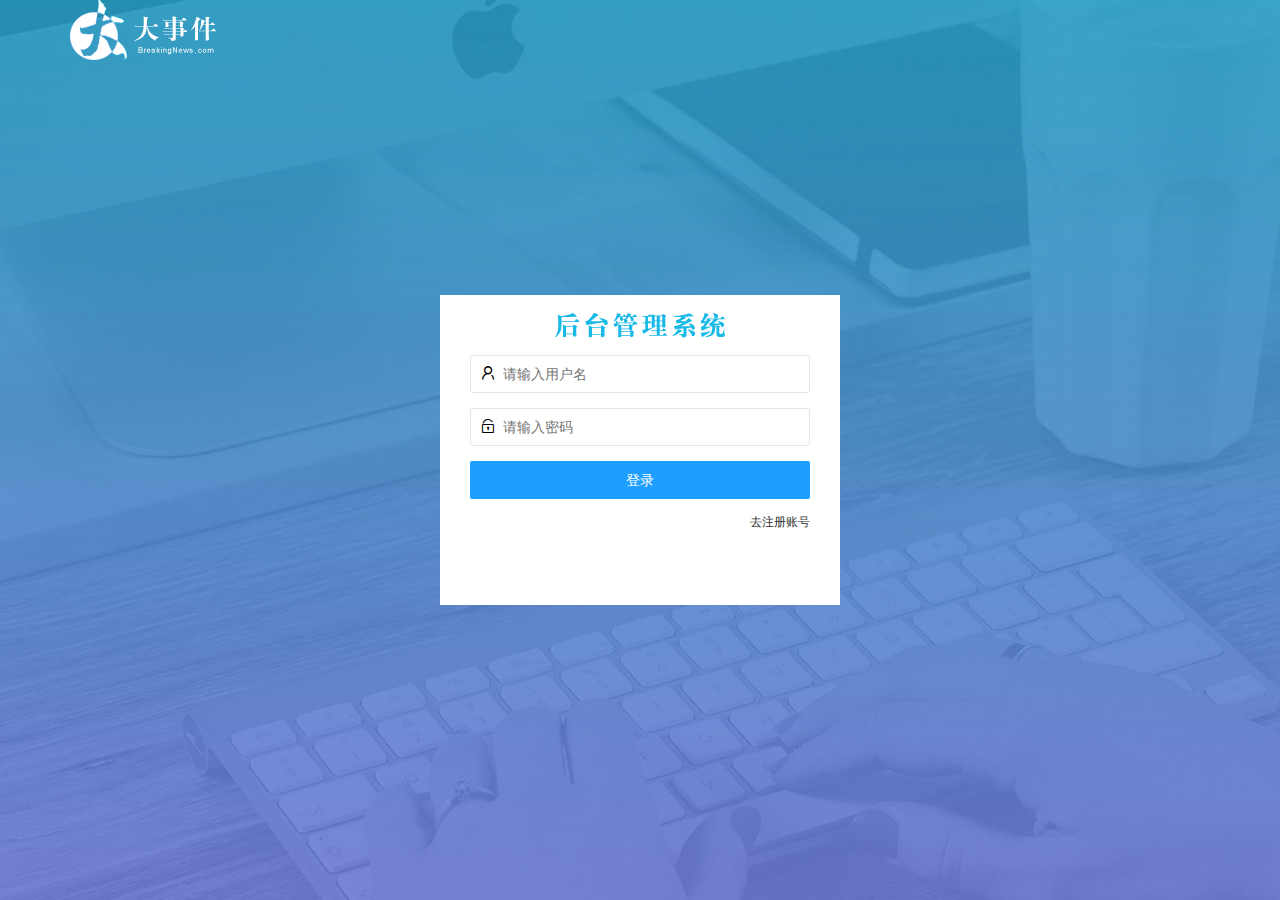
<file: login.html>
<!DOCTYPE html>
<html lang="en">

<head>
  <meta charset="UTF-8" />
  <meta name="viewport" content="width=device-width, initial-scale=1.0" />
  <title>大事件-登录/注册</title>
  <!-- 导入 LayUI 的样式 -->
  <link rel="stylesheet" href="/assets/lib/layui/css/layui.css" />
  <!-- 导入自己的样式表 -->
  <link rel="stylesheet" href="/assets/css/login.css" />
  
</head>

<body>
  <!-- 头部的 Logo 区域 -->
  <div class="layui-main">
    <img src="/assets/images/logo.png" alt="" />
  </div>

  <!-- 登录注册区域 -->
  <div class="loginAndRegBox">
    <div class="title-box"></div>
    <!-- 登录的div -->
    <div class="login-box">
      <form class="layui-form" action=""  id="form_login">
        <!-- 用户名 -->
        <div class="layui-form-item">
          <i class="layui-icon layui-icon-username"></i>
          <input type="text" name="username" required lay-verify="required" placeholder="请输入用户名" autocomplete="off"
            class="layui-input" />
        </div>
        <!-- 密码 -->
        <div class="layui-form-item">
          <i class="layui-icon layui-icon-password"></i>
          <input type="password" name="password" required lay-verify="required|pwd" placeholder="请输入密码" autocomplete="off"
            class="layui-input" />
        </div>
        <!-- 登录按钮 -->
        <div class="layui-form-item">
          <!-- 注意：表单提交按钮和普通按钮的区别，就是 lay-submit 属性 -->
          <button class="layui-btn layui-btn-fluid layui-btn-normal" lay-submit>登录</button>
        </div>
        <div class="layui-form-item links">
          <a href="javascript:;" id="link_reg">去注册账号</a>
        </div>
      </form>
    </div>
    <!-- 注册的div -->
  <div class="reg-box">
    <!-- 注册的表单 -->
    <form class="layui-form" action="" id="form_reg">
      <!-- 用户名 -->
      <div class="layui-form-item">
        <i class="layui-icon layui-icon-username"></i>
        <input type="text" name="username" required lay-verify="required" placeholder="请输入用户名" autocomplete="off" class="layui-input" />
      </div>
      <!-- 密码 -->
      <div class="layui-form-item">
        <i class="layui-icon layui-icon-password"></i>
        <input type="password" name="password" required lay-verify="required|pwd" placeholder="请输入密码" autocomplete="off" class="layui-input" />
      </div>
      <!-- 密码确认框 -->
      <div class="layui-form-item">
        <i class="layui-icon layui-icon-password"></i>
        <input type="password" name="repassword" required lay-verify="required|pwd|repwd" placeholder="再次确认密码" autocomplete="off" class="layui-input" />
      </div>
      <!-- 注册按钮 -->
      <div class="layui-form-item" >
        <!-- 注意：表单提交按钮和普通按钮的区别，就是 lay-submit 属性 -->
        <button class="layui-btn layui-btn-fluid layui-btn-normal" lay-submit>注册</button>
      </div>
      <div class="layui-form-item links">
        <a href="javascript:;" id="link_login">去登录</a>
      </div>
    </form>
  </div>
  </div>
  <script src="./assets/lib/jquery.js"></script>
  <script src="./assets/lib/layui/layui.all.js"></script>
  <script src="./assets/js/baseAPI.js"></script>
  <script src="./assets/js/login.js"></script>
</body>

</html>
</file>
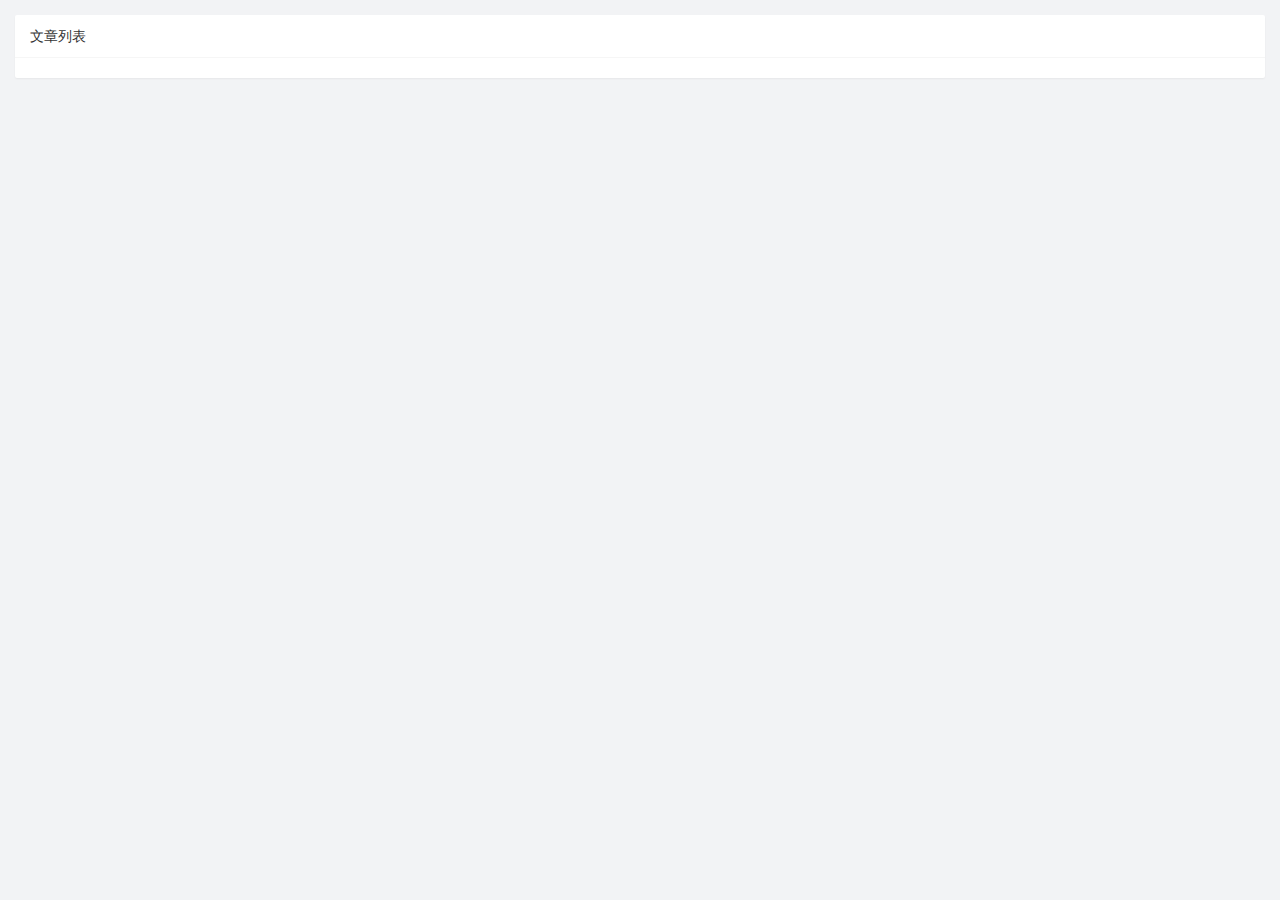
<file: articlle/art_list.html>
<!DOCTYPE html>
<html lang="en">
  <head>
    <meta charset="UTF-8" />
    <meta name="viewport" content="width=device-width, initial-scale=1.0" />
    <title>Document</title>
    <link rel="stylesheet" href="/assets/lib/layui/css/layui.css" />
    <link rel="stylesheet" href="/assets/css/article/art_list.css" />
  </head>
  <body>
    <!-- 卡片区域 -->
    <div class="layui-card">
      <div class="layui-card-header">文章列表</div>
      <div class="layui-card-body"></div>
    </div>

    <!-- 导入第三方的 JS 插件 -->
    <script src="/assets/lib/layui/layui.all.js"></script>
    <script src="/assets/lib/jquery.js"></script>
    <script src="/assets/js/baseAPI.js"></script>
    <!-- 导入自己的 JS 脚本 -->
    <script src="/assets/js/article/art_list.js"></script>
  </body>
</html>
</file>
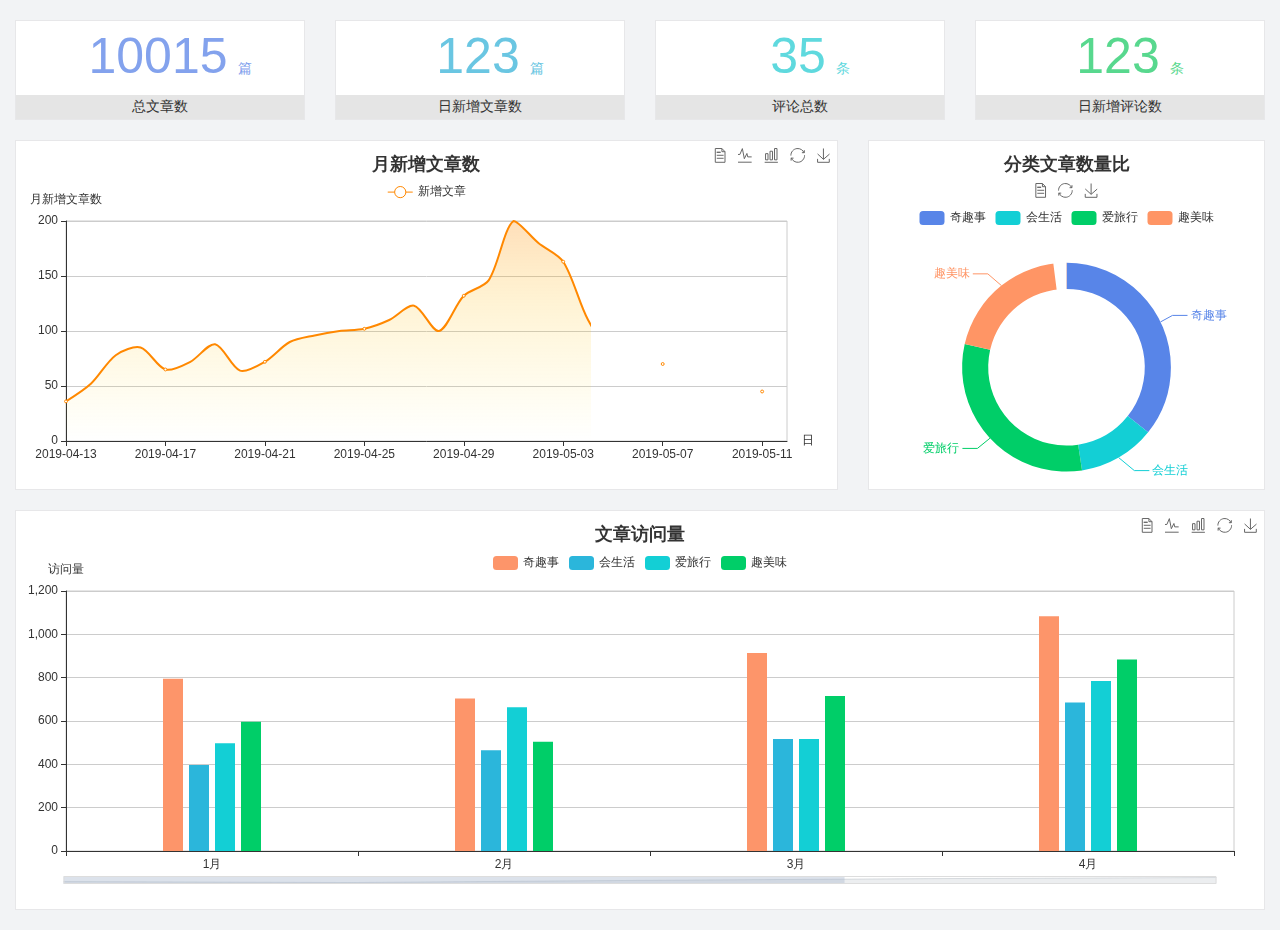
<file: home/dashboard.html>
<!DOCTYPE html>
<html lang="en">

<head>
  <meta charset="UTF-8">
  <meta name="viewport" content="width=device-width, initial-scale=1.0">
  <meta http-equiv="X-UA-Compatible" content="ie=edge">
  <title>图表统计</title>
  <link rel="stylesheet" href="../../assets/lib/bootstrap.css" />
  <link rel="stylesheet" href="../../assets/lib/main.css" />
  <script src="../../assets/lib/jquery.js"></script>
  <script type="text/javascript" src="../../assets/lib/echarts.min.js"></script>
</head>

<body>
  <div class="container-fluid">
    <div class="row spannel_list">
      <div class="col-sm-3 col-xs-6">
        <div class="spannel">
          <em>10015</em><span>篇</span>
          <b>总文章数</b>
        </div>
      </div>
      <div class="col-sm-3 col-xs-6">
        <div class="spannel scolor01">
          <em>123</em><span>篇</span>
          <b>日新增文章数</b>
        </div>
      </div>
      <div class="col-sm-3 col-xs-6">
        <div class="spannel scolor02">
          <em>35</em><span>条</span>
          <b>评论总数</b>
        </div>
      </div>
      <div class="col-sm-3 col-xs-6">
        <div class="spannel scolor03">
          <em>123</em><span>条</span>
          <b>日新增评论数</b>
        </div>
      </div>
    </div>
  </div>

  <div class="container-fluid">
    <div class="row curve-pie">
      <div class="col-lg-8 col-md-8">
        <div class="gragh_pannel" id="curve_show"></div>
      </div>
      <div class="col-lg-4 col-md-4">
        <div class="gragh_pannel" id="pie_show"></div>
      </div>
    </div>
  </div>

  <div class="container-fluid">
    <div class="column_pannel" id="column_show"></div>
  </div>

  <script>
    var oChart = echarts.init(document.getElementById('curve_show'));
    var aList_all = [
      { 'count': 36, 'date': '2019-04-13' },
      { 'count': 52, 'date': '2019-04-14' },
      { 'count': 78, 'date': '2019-04-15' },
      { 'count': 85, 'date': '2019-04-16' },
      { 'count': 65, 'date': '2019-04-17' },
      { 'count': 72, 'date': '2019-04-18' },
      { 'count': 88, 'date': '2019-04-19' },
      { 'count': 64, 'date': '2019-04-20' },
      { 'count': 72, 'date': '2019-04-21' },
      { 'count': 90, 'date': '2019-04-22' },
      { 'count': 96, 'date': '2019-04-23' },
      { 'count': 100, 'date': '2019-04-24' },
      { 'count': 102, 'date': '2019-04-25' },
      { 'count': 110, 'date': '2019-04-26' },
      { 'count': 123, 'date': '2019-04-27' },
      { 'count': 100, 'date': '2019-04-28' },
      { 'count': 132, 'date': '2019-04-29' },
      { 'count': 146, 'date': '2019-04-30' },
      { 'count': 200, 'date': '2019-05-01' },
      { 'count': 180, 'date': '2019-05-02' },
      { 'count': 163, 'date': '2019-05-03' },
      { 'count': 110, 'date': '2019-05-04' },
      { 'count': 80, 'date': '2019-05-05' },
      { 'count': 82, 'date': '2019-05-06' },
      { 'count': 70, 'date': '2019-05-07' },
      { 'count': 65, 'date': '2019-05-08' },
      { 'count': 54, 'date': '2019-05-09' },
      { 'count': 40, 'date': '2019-05-10' },
      { 'count': 45, 'date': '2019-05-11' },
      { 'count': 38, 'date': '2019-05-12' },
    ];

    let aCount = [];
    let aDate = [];

    for (var i = 0; i < aList_all.length; i++) {
      aCount.push(aList_all[i].count);
      aDate.push(aList_all[i].date);
    }

    var chartopt = {
      title: {
        text: '月新增文章数',
        left: 'center',
        top: '10'
      },
      tooltip: {
        trigger: 'axis'
      },
      legend: {
        data: ['新增文章'],
        top: '40'
      },
      toolbox: {
        show: true,
        feature: {
          mark: { show: true },
          dataView: { show: true, readOnly: false },
          magicType: { show: true, type: ['line', 'bar'] },
          restore: { show: true },
          saveAsImage: { show: true }
        }
      },
      calculable: true,
      xAxis: [
        {
          name: '日',
          type: 'category',
          boundaryGap: false,
          data: aDate
        }
      ],
      yAxis: [
        {
          name: '月新增文章数',
          type: 'value'
        }
      ],
      series: [
        {
          name: '新增文章',
          type: 'line',
          smooth: true,
          itemStyle: { normal: { areaStyle: { type: 'default' }, color: '#f80' }, lineStyle: { color: '#f80' } },
          data: aCount
        }],
      areaStyle: {
        normal: {
          color: new echarts.graphic.LinearGradient(0, 0, 0, 1, [{
            offset: 0,
            color: 'rgba(255,136,0,0.39)'
          }, {
            offset: .34,
            color: 'rgba(255,180,0,0.25)'
          }, {
            offset: 1,
            color: 'rgba(255,222,0,0.00)'
          }])

        }
      },
      grid: {
        show: true,
        x: 50,
        x2: 50,
        y: 80,
        height: 220
      }
    };

    oChart.setOption(chartopt);


    var oPie = echarts.init(document.getElementById('pie_show'));
    var oPieopt =
    {
      title: {
        top: 10,
        text: '分类文章数量比',
        x: 'center'
      },
      tooltip: {
        trigger: 'item',
        formatter: "{a} <br/>{b} : {c} ({d}%)"
      },
      color: ['#5885e8', '#13cfd5', '#00ce68', '#ff9565'],
      legend: {
        x: 'center',
        top: 65,
        data: ['奇趣事', '会生活', '爱旅行', '趣美味']
      },
      toolbox: {
        show: true,
        x: 'center',
        top: 35,
        feature: {
          mark: { show: true },
          dataView: { show: true, readOnly: false },
          magicType: {
            show: true,
            type: ['pie', 'funnel'],
            option: {
              funnel: {
                x: '25%',
                width: '50%',
                funnelAlign: 'left',
                max: 1548
              }
            }
          },
          restore: { show: true },
          saveAsImage: { show: true }
        }
      },
      calculable: true,
      series: [
        {
          name: '访问来源',
          type: 'pie',
          radius: ['45%', '60%'],
          center: ['50%', '65%'],
          data: [
            { value: 300, name: '奇趣事' },
            { value: 100, name: '会生活' },
            { value: 260, name: '爱旅行' },
            { value: 180, name: '趣美味' }
          ]
        }
      ]
    };
    oPie.setOption(oPieopt);



    var oColumn = this.echarts.init(document.getElementById('column_show'));
    var oColumnopt =
    {
      title: {
        text: '文章访问量',
        left: 'center',
        top: '10'
      },
      tooltip: {
        trigger: 'axis'
      },
      legend: {
        data: ['奇趣事', '会生活', '爱旅行', '趣美味'],
        top: '40'
      },
      toolbox: {
        show: true,
        feature: {
          mark: { show: true },
          dataView: { show: true, readOnly: false },
          magicType: { show: true, type: ['line', 'bar'] },
          restore: { show: true },
          saveAsImage: { show: true }
        }
      },
      calculable: true,
      xAxis: [
        {
          type: 'category',
          data: ['1月', '2月', '3月', '4月', '5月']
        }
      ],
      yAxis: [
        {
          name: '访问量',
          type: 'value'
        }
      ],
      series: [
        {
          name: '奇趣事',
          type: 'bar',
          barWidth: 20,
          itemStyle: {
            normal: { areaStyle: { type: 'default' }, color: '#fd956a' }
          },
          data: [800, 708, 920, 1090, 1200]
        },
        {
          name: '会生活',
          type: 'bar',
          barWidth: 20,
          itemStyle: {
            normal: { areaStyle: { type: 'default' }, color: '#2bb6db' }
          },
          data: [400, 468, 520, 690, 800]
        },
        {
          name: '爱旅行',
          type: 'bar',
          barWidth: 20,
          itemStyle: {
            normal: { areaStyle: { type: 'default' }, color: '#13cfd5' }
          },
          data: [500, 668, 520, 790, 900]
        },
        {
          name: '趣美味',
          type: 'bar',
          barWidth: 20,
          itemStyle: {
            normal: { areaStyle: { type: 'default' }, color: '#00ce68' }
          },
          data: [600, 508, 720, 890, 1000]
        }
      ],
      grid: {
        show: true,
        x: 50,
        x2: 30,
        y: 80,
        height: 260
      },
      dataZoom: [//给x轴设置滚动条
        {
          start: 0,//默认为0
          end: 100 - 1000 / 31,//默认为100
          type: 'slider',
          show: true,
          xAxisIndex: [0],
          handleSize: 0,//滑动条的 左右2个滑动条的大小
          height: 8,//组件高度
          left: 45, //左边的距离
          right: 50,//右边的距离
          bottom: 26,//右边的距离
          handleColor: '#ddd',//h滑动图标的颜色
          handleStyle: {
            borderColor: "#cacaca",
            borderWidth: "1",
            shadowBlur: 2,
            background: "#ddd",
            shadowColor: "#ddd",
          }
        }]
    };
    oColumn.setOption(oColumnopt);
  </script>
</body>

</html>
</file>
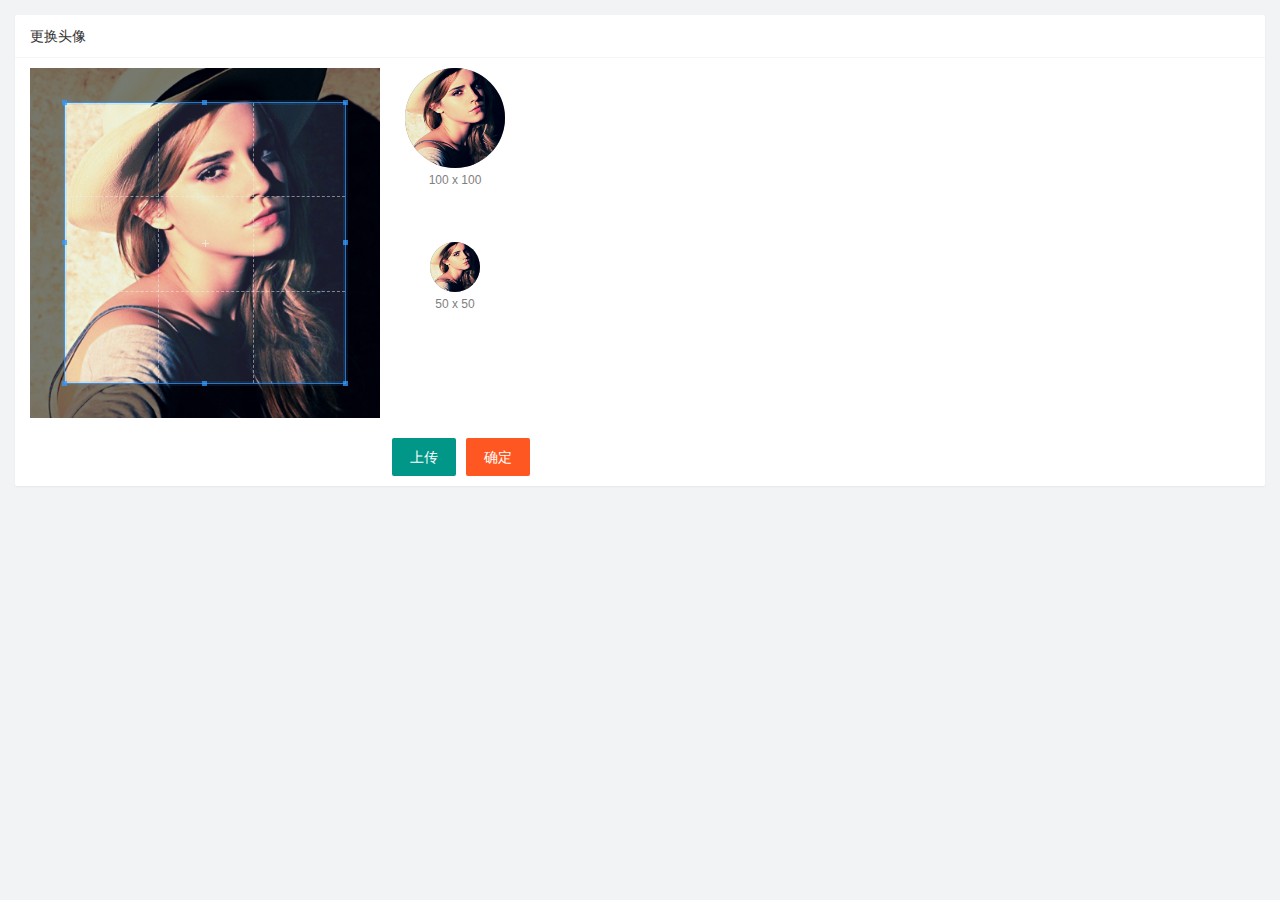
<file: user/user.avatar.html>
<!DOCTYPE html>
<html lang="en">

<head>
    <meta charset="UTF-8" />
    <meta name="viewport" content="width=device-width, initial-scale=1.0" />
    <title>Document</title>
    <link rel="stylesheet" href="/assets/lib/layui/css/layui.css" />
    <link rel="stylesheet" href="../assets/lib/cropper/cropper.css">
    <link rel="stylesheet" href="/assets/css/user/user_avatar.css" />
</head>

<body>
    <!-- 卡片区域 -->
    <div class="layui-card">
        <div class="layui-card-header">更换头像</div>
        <div class="layui-card-body">
            <!-- 第一行的图片裁剪和预览区域 -->
            <div class="row1">
                <!-- 图片裁剪区域 -->
                <div class="cropper-box">
                    <!-- 这个 img 标签很重要，将来会把它初始化为裁剪区域 -->
                    <img id="image" src="/assets/images/sample.jpg" />
                </div>
                <!-- 图片的预览区域 -->
                <div class="preview-box">
                    <div>
                        <!-- 宽高为 100px 的预览区域 -->
                        <div class="img-preview w100"></div>
                        <p class="size">100 x 100</p>
                    </div>
                    <div>
                        <!-- 宽高为 50px 的预览区域 -->
                        <div class="img-preview w50"></div>
                        <p class="size">50 x 50</p>
                    </div>
                </div>
            </div>
            <div class="row2">
                <input type="file" id="file" accept="image/png,image/jpeg" />
                <button type="button" class="layui-btn" id="btnChooseImage">上传</button>
                <button type="button" class="layui-btn layui-btn-danger" id="btnUpload">确定</button>
            </div>
        </div>
    </div>
    <script src="../assets/lib/layui/layui.all.js"></script>
    <script src="/assets/lib/jquery.js"></script>
    <script src="/assets/lib/cropper/Cropper.js"></script>
    <script src="/assets/lib/cropper/jquery-cropper.js"></script>
    <script src="../assets/js/baseAPI.js"></script>
    <script src="../assets/js/user/user_avatar.js"></script>
</body>

</html>
</file>
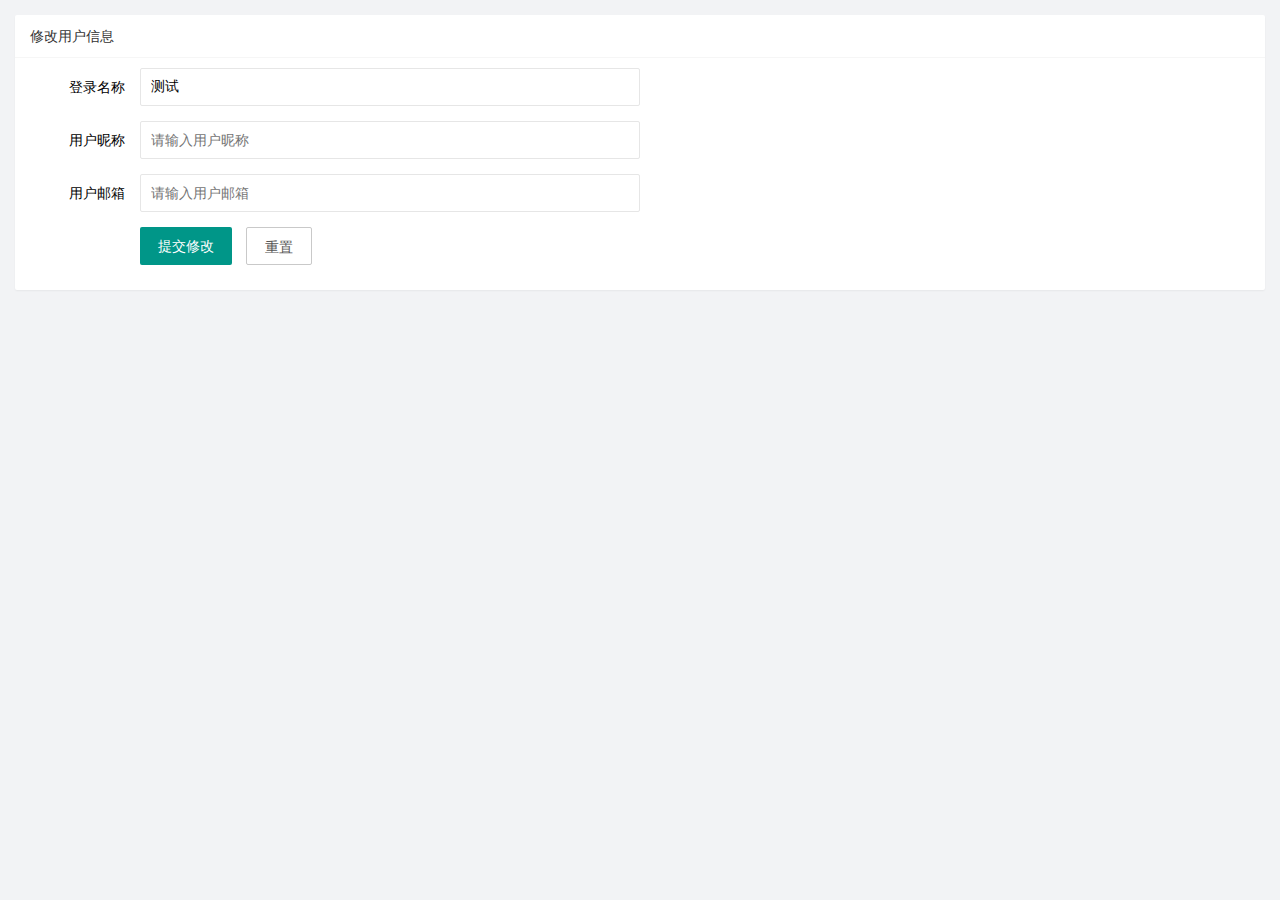
<file: user/user_info.html>
<!DOCTYPE html>
<html lang="en">

<head>
  <meta charset="UTF-8" />
  <meta name="viewport" content="width=device-width, initial-scale=1.0" />
  <title>Document</title>
  <!-- 导入 layui 的样式 -->
  <link rel="stylesheet" href="/assets/lib/layui/css/layui.css" />
  <!-- 导入自己的样式 -->
  <link rel="stylesheet" href="/assets/css/user/user_info.css" />
</head>

<body>
  <!-- 卡片区域 -->
  <div class="layui-card">
    <div class="layui-card-header">修改用户信息</div>
    <div class="layui-card-body">
      <!-- form 表单区域 -->
      <form class="layui-form" lay-filter="formUserInfo">
        <input type="hidden" name="id">
        <div class="layui-form-item">
          <label class="layui-form-label" >登录名称</label>
          <div class="layui-input-block">
            <input value='测试' type="text" name="username" required lay-verify="required" placeholder="请输入登录名称" autocomplete="off"
              class="layui-input" readonly />
          </div>
        </div>
        <div class="layui-form-item">
          <label class="layui-form-label">用户昵称</label>
          <div class="layui-input-block">
            <input type="text" name="nickname" required lay-verify="required|nickname" placeholder="请输入用户昵称"
              autocomplete="off" class="layui-input" />
          </div>
        </div>
        <div class="layui-form-item">
          <label class="layui-form-label">用户邮箱</label>
          <div class="layui-input-block">
            <input type="text" name="email" required lay-verify="required|email" placeholder="请输入用户邮箱"
              autocomplete="off" class="layui-input" />
          </div>
        </div>
        <div class="layui-form-item">
          <div class="layui-input-block">
            <button class="layui-btn" lay-submit lay-filter="formDemo">提交修改</button>
            <button type="reset" class="layui-btn layui-btn-primary" id="btnReset">重置</button>
          </div>
        </div>
      </form>
    </div>
  </div>
</body>
<!-- 导入 layui 的 js -->
<script src="/assets/lib/layui/layui.all.js"></script>
<!-- 导入 jquery -->
<script src="/assets/lib/jquery.js"></script>
<script src="../assets/js/baseAPI.js"></script>
<!-- 导入自己的 js -->
<script src="/assets/js/user/user_info.js"></script>
</html>
</file>
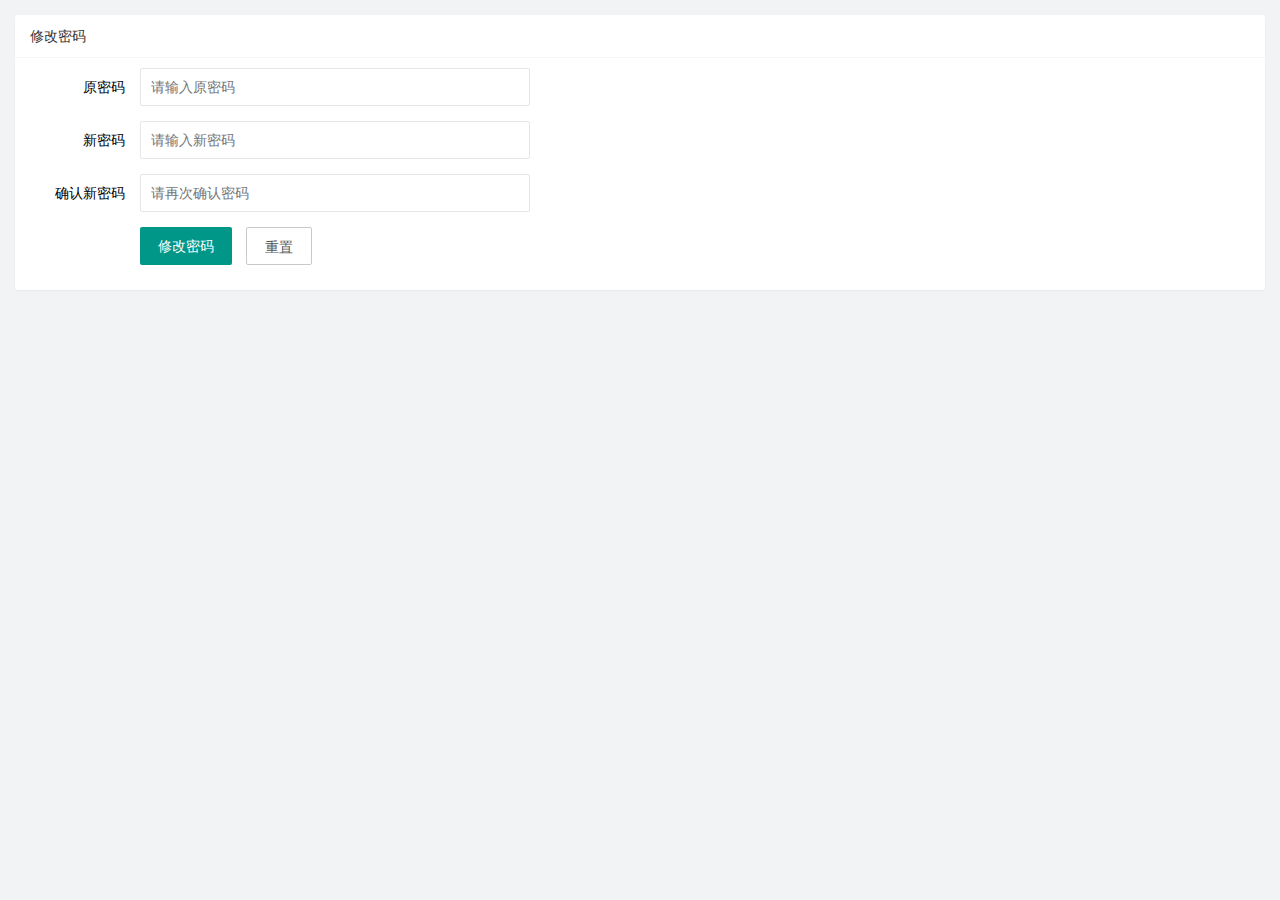
<file: user/user_pwd.html>
<!DOCTYPE html>
<html lang="en">
  <head>
    <meta charset="UTF-8" />
    <meta name="viewport" content="width=device-width, initial-scale=1.0" />
    <title>Document</title>
    <link rel="stylesheet" href="/assets/lib/layui/css/layui.css" />
    <link rel="stylesheet" href="/assets/css/user/user_pwd.css" />
  </head>
  <body>
    <!-- 卡片区域 -->
    <div class="layui-card">
      <div class="layui-card-header">修改密码</div>
      <div class="layui-card-body">
        <form class="layui-form">
          <div class="layui-form-item">
            <label class="layui-form-label">原密码</label>
            <div class="layui-input-block">
              <input type="password" name="oldPwd" required lay-verify="required|pwd" placeholder="请输入原密码" autocomplete="off" class="layui-input" />
            </div>
          </div>
          <div class="layui-form-item">
            <label class="layui-form-label">新密码</label>
            <div class="layui-input-block">
              <input type="password" name="newPwd" required lay-verify="required|pwd|samePwd" placeholder="请输入新密码" autocomplete="off" class="layui-input" />
            </div>
          </div>
          <div class="layui-form-item">
            <label class="layui-form-label">确认新密码</label>
            <div class="layui-input-block">
              <input type="password" name="rePwd" required lay-verify="required|rePwd" placeholder="请再次确认密码" autocomplete="off" class="layui-input" />
            </div>
          </div>
          <div class="layui-form-item">
            <div class="layui-input-block">
              <button class="layui-btn" lay-submit lay-filter="formDemo">修改密码</button>
              <button type="reset" class="layui-btn layui-btn-primary">重置</button>
            </div>
          </div>
        </form>
      </div>
    </div>
    <!-- 导入 layui 的 js -->
<script src="/assets/lib/layui/layui.all.js"></script>
<!-- 导入 jQuery -->
<script src="/assets/lib/jquery.js"></script>
<!-- 导入 baseAPI -->
<script src="/assets/js/baseAPI.js"></script>
<!-- 导入自己的 js -->
<script src="/assets/js/user/user_pwd.js"></script>
  </body>
</html>
</file>
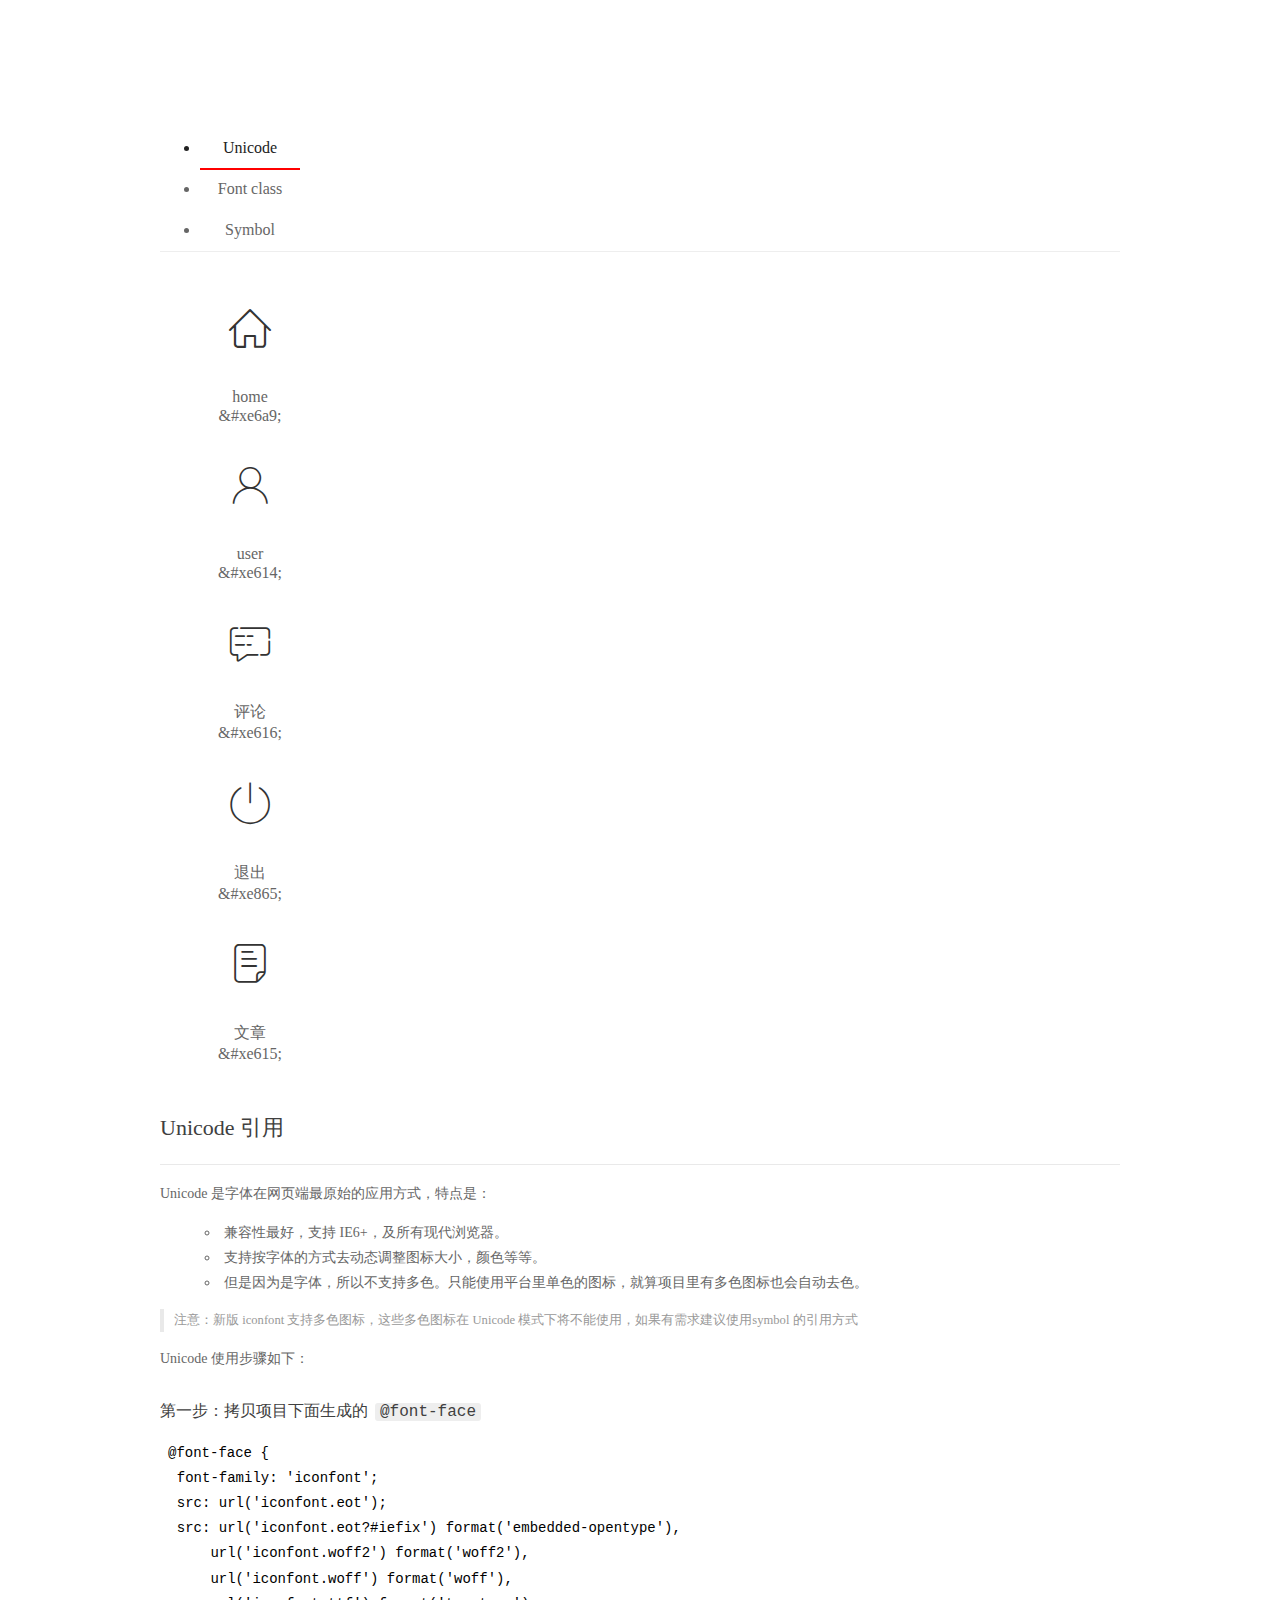
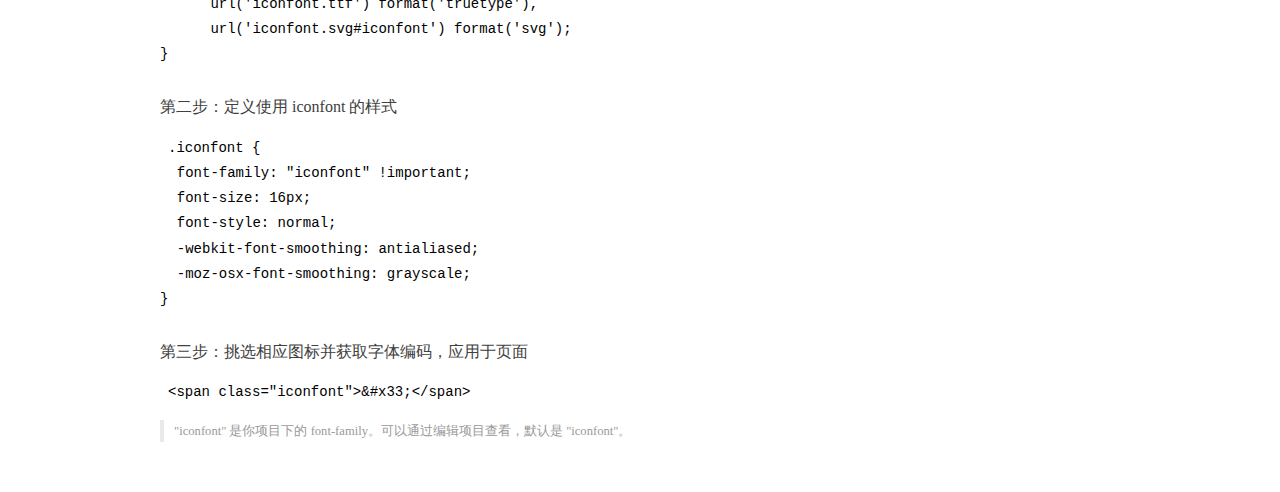
<file: assets/fonts/demo_index.html>
<!DOCTYPE html>
<html>
<head>
  <meta charset="utf-8"/>
  <title>IconFont Demo</title>
  <link rel="shortcut icon" href="https://gtms04.alicdn.com/tps/i4/TB1_oz6GVXXXXaFXpXXJDFnIXXX-64-64.ico" type="image/x-icon"/>
  <link rel="stylesheet" href="https://g.alicdn.com/thx/cube/1.3.2/cube.min.css">
  <link rel="stylesheet" href="demo.css">
  <link rel="stylesheet" href="iconfont.css">
  <script src="iconfont.js"></script>
  <!-- jQuery -->
  <script src="https://a1.alicdn.com/oss/uploads/2018/12/26/7bfddb60-08e8-11e9-9b04-53e73bb6408b.js"></script>
  <!-- 代码高亮 -->
  <script src="https://a1.alicdn.com/oss/uploads/2018/12/26/a3f714d0-08e6-11e9-8a15-ebf944d7534c.js"></script>
</head>
<body>
  <div class="main">
    <h1 class="logo"><a href="https://www.iconfont.cn/" title="iconfont 首页" target="_blank">&#xe86b;</a></h1>
    <div class="nav-tabs">
      <ul id="tabs" class="dib-box">
        <li class="dib active"><span>Unicode</span></li>
        <li class="dib"><span>Font class</span></li>
        <li class="dib"><span>Symbol</span></li>
      </ul>
      
    </div>
    <div class="tab-container">
      <div class="content unicode" style="display: block;">
          <ul class="icon_lists dib-box">
          
            <li class="dib">
              <span class="icon iconfont">&#xe6a9;</span>
                <div class="name">home</div>
                <div class="code-name">&amp;#xe6a9;</div>
              </li>
          
            <li class="dib">
              <span class="icon iconfont">&#xe614;</span>
                <div class="name">user</div>
                <div class="code-name">&amp;#xe614;</div>
              </li>
          
            <li class="dib">
              <span class="icon iconfont">&#xe616;</span>
                <div class="name">评论</div>
                <div class="code-name">&amp;#xe616;</div>
              </li>
          
            <li class="dib">
              <span class="icon iconfont">&#xe865;</span>
                <div class="name">退出</div>
                <div class="code-name">&amp;#xe865;</div>
              </li>
          
            <li class="dib">
              <span class="icon iconfont">&#xe615;</span>
                <div class="name">文章</div>
                <div class="code-name">&amp;#xe615;</div>
              </li>
          
          </ul>
          <div class="article markdown">
          <h2 id="unicode-">Unicode 引用</h2>
          <hr>

          <p>Unicode 是字体在网页端最原始的应用方式，特点是：</p>
          <ul>
            <li>兼容性最好，支持 IE6+，及所有现代浏览器。</li>
            <li>支持按字体的方式去动态调整图标大小，颜色等等。</li>
            <li>但是因为是字体，所以不支持多色。只能使用平台里单色的图标，就算项目里有多色图标也会自动去色。</li>
          </ul>
          <blockquote>
            <p>注意：新版 iconfont 支持多色图标，这些多色图标在 Unicode 模式下将不能使用，如果有需求建议使用symbol 的引用方式</p>
          </blockquote>
          <p>Unicode 使用步骤如下：</p>
          <h3 id="-font-face">第一步：拷贝项目下面生成的 <code>@font-face</code></h3>
<pre><code class="language-css"
>@font-face {
  font-family: 'iconfont';
  src: url('iconfont.eot');
  src: url('iconfont.eot?#iefix') format('embedded-opentype'),
      url('iconfont.woff2') format('woff2'),
      url('iconfont.woff') format('woff'),
      url('iconfont.ttf') format('truetype'),
      url('iconfont.svg#iconfont') format('svg');
}
</code></pre>
          <h3 id="-iconfont-">第二步：定义使用 iconfont 的样式</h3>
<pre><code class="language-css"
>.iconfont {
  font-family: "iconfont" !important;
  font-size: 16px;
  font-style: normal;
  -webkit-font-smoothing: antialiased;
  -moz-osx-font-smoothing: grayscale;
}
</code></pre>
          <h3 id="-">第三步：挑选相应图标并获取字体编码，应用于页面</h3>
<pre>
<code class="language-html"
>&lt;span class="iconfont"&gt;&amp;#x33;&lt;/span&gt;
</code></pre>
          <blockquote>
            <p>"iconfont" 是你项目下的 font-family。可以通过编辑项目查看，默认是 "iconfont"。</p>
          </blockquote>
          </div>
      </div>
      <div class="content font-class">
        <ul class="icon_lists dib-box">
          
          <li class="dib">
            <span class="icon iconfont icon-home"></span>
            <div class="name">
              home
            </div>
            <div class="code-name">.icon-home
            </div>
          </li>
          
          <li class="dib">
            <span class="icon iconfont icon-user"></span>
            <div class="name">
              user
            </div>
            <div class="code-name">.icon-user
            </div>
          </li>
          
          <li class="dib">
            <span class="icon iconfont icon-pinglun"></span>
            <div class="name">
              评论
            </div>
            <div class="code-name">.icon-pinglun
            </div>
          </li>
          
          <li class="dib">
            <span class="icon iconfont icon-tuichu"></span>
            <div class="name">
              退出
            </div>
            <div class="code-name">.icon-tuichu
            </div>
          </li>
          
          <li class="dib">
            <span class="icon iconfont icon-16"></span>
            <div class="name">
              文章
            </div>
            <div class="code-name">.icon-16
            </div>
          </li>
          
        </ul>
        <div class="article markdown">
        <h2 id="font-class-">font-class 引用</h2>
        <hr>

        <p>font-class 是 Unicode 使用方式的一种变种，主要是解决 Unicode 书写不直观，语意不明确的问题。</p>
        <p>与 Unicode 使用方式相比，具有如下特点：</p>
        <ul>
          <li>兼容性良好，支持 IE8+，及所有现代浏览器。</li>
          <li>相比于 Unicode 语意明确，书写更直观。可以很容易分辨这个 icon 是什么。</li>
          <li>因为使用 class 来定义图标，所以当要替换图标时，只需要修改 class 里面的 Unicode 引用。</li>
          <li>不过因为本质上还是使用的字体，所以多色图标还是不支持的。</li>
        </ul>
        <p>使用步骤如下：</p>
        <h3 id="-fontclass-">第一步：引入项目下面生成的 fontclass 代码：</h3>
<pre><code class="language-html">&lt;link rel="stylesheet" href="./iconfont.css"&gt;
</code></pre>
        <h3 id="-">第二步：挑选相应图标并获取类名，应用于页面：</h3>
<pre><code class="language-html">&lt;span class="iconfont icon-xxx"&gt;&lt;/span&gt;
</code></pre>
        <blockquote>
          <p>"
            iconfont" 是你项目下的 font-family。可以通过编辑项目查看，默认是 "iconfont"。</p>
        </blockquote>
      </div>
      </div>
      <div class="content symbol">
          <ul class="icon_lists dib-box">
          
            <li class="dib">
                <svg class="icon svg-icon" aria-hidden="true">
                  <use xlink:href="#icon-home"></use>
                </svg>
                <div class="name">home</div>
                <div class="code-name">#icon-home</div>
            </li>
          
            <li class="dib">
                <svg class="icon svg-icon" aria-hidden="true">
                  <use xlink:href="#icon-user"></use>
                </svg>
                <div class="name">user</div>
                <div class="code-name">#icon-user</div>
            </li>
          
            <li class="dib">
                <svg class="icon svg-icon" aria-hidden="true">
                  <use xlink:href="#icon-pinglun"></use>
                </svg>
                <div class="name">评论</div>
                <div class="code-name">#icon-pinglun</div>
            </li>
          
            <li class="dib">
                <svg class="icon svg-icon" aria-hidden="true">
                  <use xlink:href="#icon-tuichu"></use>
                </svg>
                <div class="name">退出</div>
                <div class="code-name">#icon-tuichu</div>
            </li>
          
            <li class="dib">
                <svg class="icon svg-icon" aria-hidden="true">
                  <use xlink:href="#icon-16"></use>
                </svg>
                <div class="name">文章</div>
                <div class="code-name">#icon-16</div>
            </li>
          
          </ul>
          <div class="article markdown">
          <h2 id="symbol-">Symbol 引用</h2>
          <hr>

          <p>这是一种全新的使用方式，应该说这才是未来的主流，也是平台目前推荐的用法。相关介绍可以参考这篇<a href="">文章</a>
            这种用法其实是做了一个 SVG 的集合，与另外两种相比具有如下特点：</p>
          <ul>
            <li>支持多色图标了，不再受单色限制。</li>
            <li>通过一些技巧，支持像字体那样，通过 <code>font-size</code>, <code>color</code> 来调整样式。</li>
            <li>兼容性较差，支持 IE9+，及现代浏览器。</li>
            <li>浏览器渲染 SVG 的性能一般，还不如 png。</li>
          </ul>
          <p>使用步骤如下：</p>
          <h3 id="-symbol-">第一步：引入项目下面生成的 symbol 代码：</h3>
<pre><code class="language-html">&lt;script src="./iconfont.js"&gt;&lt;/script&gt;
</code></pre>
          <h3 id="-css-">第二步：加入通用 CSS 代码（引入一次就行）：</h3>
<pre><code class="language-html">&lt;style&gt;
.icon {
  width: 1em;
  height: 1em;
  vertical-align: -0.15em;
  fill: currentColor;
  overflow: hidden;
}
&lt;/style&gt;
</code></pre>
          <h3 id="-">第三步：挑选相应图标并获取类名，应用于页面：</h3>
<pre><code class="language-html">&lt;svg class="icon" aria-hidden="true"&gt;
  &lt;use xlink:href="#icon-xxx"&gt;&lt;/use&gt;
&lt;/svg&gt;
</code></pre>
          </div>
      </div>

    </div>
  </div>
  <script>
  $(document).ready(function () {
      $('.tab-container .content:first').show()

      $('#tabs li').click(function (e) {
        var tabContent = $('.tab-container .content')
        var index = $(this).index()

        if ($(this).hasClass('active')) {
          return
        } else {
          $('#tabs li').removeClass('active')
          $(this).addClass('active')

          tabContent.hide().eq(index).fadeIn()
        }
      })
    })
  </script>
</body>
</html>
</file>
<file: assets/lib/layui/css/layui.css>
/** layui-v2.5.5 MIT License By https://www.layui.com */
 .layui-inline,img{display:inline-block;vertical-align:middle}h1,h2,h3,h4,h5,h6{font-weight:400}.layui-edge,.layui-header,.layui-inline,.layui-main{position:relative}.layui-body,.layui-edge,.layui-elip{overflow:hidden}.layui-btn,.layui-edge,.layui-inline,img{vertical-align:middle}.layui-btn,.layui-disabled,.layui-icon,.layui-unselect{-moz-user-select:none;-webkit-user-select:none;-ms-user-select:none}.layui-elip,.layui-form-checkbox span,.layui-form-pane .layui-form-label{text-overflow:ellipsis;white-space:nowrap}.layui-breadcrumb,.layui-tree-btnGroup{visibility:hidden}blockquote,body,button,dd,div,dl,dt,form,h1,h2,h3,h4,h5,h6,input,li,ol,p,pre,td,textarea,th,ul{margin:0;padding:0;-webkit-tap-highlight-color:rgba(0,0,0,0)}a:active,a:hover{outline:0}img{border:none}li{list-style:none}table{border-collapse:collapse;border-spacing:0}h4,h5,h6{font-size:100%}button,input,optgroup,option,select,textarea{font-family:inherit;font-size:inherit;font-style:inherit;font-weight:inherit;outline:0}pre{white-space:pre-wrap;white-space:-moz-pre-wrap;white-space:-pre-wrap;white-space:-o-pre-wrap;word-wrap:break-word}body{line-height:24px;font:14px Helvetica Neue,Helvetica,PingFang SC,Tahoma,Arial,sans-serif}hr{height:1px;margin:10px 0;border:0;clear:both}a{color:#333;text-decoration:none}a:hover{color:#777}a cite{font-style:normal;*cursor:pointer}.layui-border-box,.layui-border-box *{box-sizing:border-box}.layui-box,.layui-box *{box-sizing:content-box}.layui-clear{clear:both;*zoom:1}.layui-clear:after{content:'\20';clear:both;*zoom:1;display:block;height:0}.layui-inline{*display:inline;*zoom:1}.layui-edge{display:inline-block;width:0;height:0;border-width:6px;border-style:dashed;border-color:transparent}.layui-edge-top{top:-4px;border-bottom-color:#999;border-bottom-style:solid}.layui-edge-right{border-left-color:#999;border-left-style:solid}.layui-edge-bottom{top:2px;border-top-color:#999;border-top-style:solid}.layui-edge-left{border-right-color:#999;border-right-style:solid}.layui-disabled,.layui-disabled:hover{color:#d2d2d2!important;cursor:not-allowed!important}.layui-circle{border-radius:100%}.layui-show{display:block!important}.layui-hide{display:none!important}@font-face{font-family:layui-icon;src:url(../font/iconfont.eot?v=250);src:url(../font/iconfont.eot?v=250#iefix) format('embedded-opentype'),url(../font/iconfont.woff2?v=250) format('woff2'),url(../font/iconfont.woff?v=250) format('woff'),url(../font/iconfont.ttf?v=250) format('truetype'),url(../font/iconfont.svg?v=250#layui-icon) format('svg')}.layui-icon{font-family:layui-icon!important;font-size:16px;font-style:normal;-webkit-font-smoothing:antialiased;-moz-osx-font-smoothing:grayscale}.layui-icon-reply-fill:before{content:"\e611"}.layui-icon-set-fill:before{content:"\e614"}.layui-icon-menu-fill:before{content:"\e60f"}.layui-icon-search:before{content:"\e615"}.layui-icon-share:before{content:"\e641"}.layui-icon-set-sm:before{content:"\e620"}.layui-icon-engine:before{content:"\e628"}.layui-icon-close:before{content:"\1006"}.layui-icon-close-fill:before{content:"\1007"}.layui-icon-chart-screen:before{content:"\e629"}.layui-icon-star:before{content:"\e600"}.layui-icon-circle-dot:before{content:"\e617"}.layui-icon-chat:before{content:"\e606"}.layui-icon-release:before{content:"\e609"}.layui-icon-list:before{content:"\e60a"}.layui-icon-chart:before{content:"\e62c"}.layui-icon-ok-circle:before{content:"\1005"}.layui-icon-layim-theme:before{content:"\e61b"}.layui-icon-table:before{content:"\e62d"}.layui-icon-right:before{content:"\e602"}.layui-icon-left:before{content:"\e603"}.layui-icon-cart-simple:before{content:"\e698"}.layui-icon-face-cry:before{content:"\e69c"}.layui-icon-face-smile:before{content:"\e6af"}.layui-icon-survey:before{content:"\e6b2"}.layui-icon-tree:before{content:"\e62e"}.layui-icon-upload-circle:before{content:"\e62f"}.layui-icon-add-circle:before{content:"\e61f"}.layui-icon-download-circle:before{content:"\e601"}.layui-icon-templeate-1:before{content:"\e630"}.layui-icon-util:before{content:"\e631"}.layui-icon-face-surprised:before{content:"\e664"}.layui-icon-edit:before{content:"\e642"}.layui-icon-speaker:before{content:"\e645"}.layui-icon-down:before{content:"\e61a"}.layui-icon-file:before{content:"\e621"}.layui-icon-layouts:before{content:"\e632"}.layui-icon-rate-half:before{content:"\e6c9"}.layui-icon-add-circle-fine:before{content:"\e608"}.layui-icon-prev-circle:before{content:"\e633"}.layui-icon-read:before{content:"\e705"}.layui-icon-404:before{content:"\e61c"}.layui-icon-carousel:before{content:"\e634"}.layui-icon-help:before{content:"\e607"}.layui-icon-code-circle:before{content:"\e635"}.layui-icon-water:before{content:"\e636"}.layui-icon-username:before{content:"\e66f"}.layui-icon-find-fill:before{content:"\e670"}.layui-icon-about:before{content:"\e60b"}.layui-icon-location:before{content:"\e715"}.layui-icon-up:before{content:"\e619"}.layui-icon-pause:before{content:"\e651"}.layui-icon-date:before{content:"\e637"}.layui-icon-layim-uploadfile:before{content:"\e61d"}.layui-icon-delete:before{content:"\e640"}.layui-icon-play:before{content:"\e652"}.layui-icon-top:before{content:"\e604"}.layui-icon-friends:before{content:"\e612"}.layui-icon-refresh-3:before{content:"\e9aa"}.layui-icon-ok:before{content:"\e605"}.layui-icon-layer:before{content:"\e638"}.layui-icon-face-smile-fine:before{content:"\e60c"}.layui-icon-dollar:before{content:"\e659"}.layui-icon-group:before{content:"\e613"}.layui-icon-layim-download:before{content:"\e61e"}.layui-icon-picture-fine:before{content:"\e60d"}.layui-icon-link:before{content:"\e64c"}.layui-icon-diamond:before{content:"\e735"}.layui-icon-log:before{content:"\e60e"}.layui-icon-rate-solid:before{content:"\e67a"}.layui-icon-fonts-del:before{content:"\e64f"}.layui-icon-unlink:before{content:"\e64d"}.layui-icon-fonts-clear:before{content:"\e639"}.layui-icon-triangle-r:before{content:"\e623"}.layui-icon-circle:before{content:"\e63f"}.layui-icon-radio:before{content:"\e643"}.layui-icon-align-center:before{content:"\e647"}.layui-icon-align-right:before{content:"\e648"}.layui-icon-align-left:before{content:"\e649"}.layui-icon-loading-1:before{content:"\e63e"}.layui-icon-return:before{content:"\e65c"}.layui-icon-fonts-strong:before{content:"\e62b"}.layui-icon-upload:before{content:"\e67c"}.layui-icon-dialogue:before{content:"\e63a"}.layui-icon-video:before{content:"\e6ed"}.layui-icon-headset:before{content:"\e6fc"}.layui-icon-cellphone-fine:before{content:"\e63b"}.layui-icon-add-1:before{content:"\e654"}.layui-icon-face-smile-b:before{content:"\e650"}.layui-icon-fonts-html:before{content:"\e64b"}.layui-icon-form:before{content:"\e63c"}.layui-icon-cart:before{content:"\e657"}.layui-icon-camera-fill:before{content:"\e65d"}.layui-icon-tabs:before{content:"\e62a"}.layui-icon-fonts-code:before{content:"\e64e"}.layui-icon-fire:before{content:"\e756"}.layui-icon-set:before{content:"\e716"}.layui-icon-fonts-u:before{content:"\e646"}.layui-icon-triangle-d:before{content:"\e625"}.layui-icon-tips:before{content:"\e702"}.layui-icon-picture:before{content:"\e64a"}.layui-icon-more-vertical:before{content:"\e671"}.layui-icon-flag:before{content:"\e66c"}.layui-icon-loading:before{content:"\e63d"}.layui-icon-fonts-i:before{content:"\e644"}.layui-icon-refresh-1:before{content:"\e666"}.layui-icon-rmb:before{content:"\e65e"}.layui-icon-home:before{content:"\e68e"}.layui-icon-user:before{content:"\e770"}.layui-icon-notice:before{content:"\e667"}.layui-icon-login-weibo:before{content:"\e675"}.layui-icon-voice:before{content:"\e688"}.layui-icon-upload-drag:before{content:"\e681"}.layui-icon-login-qq:before{content:"\e676"}.layui-icon-snowflake:before{content:"\e6b1"}.layui-icon-file-b:before{content:"\e655"}.layui-icon-template:before{content:"\e663"}.layui-icon-auz:before{content:"\e672"}.layui-icon-console:before{content:"\e665"}.layui-icon-app:before{content:"\e653"}.layui-icon-prev:before{content:"\e65a"}.layui-icon-website:before{content:"\e7ae"}.layui-icon-next:before{content:"\e65b"}.layui-icon-component:before{content:"\e857"}.layui-icon-more:before{content:"\e65f"}.layui-icon-login-wechat:before{content:"\e677"}.layui-icon-shrink-right:before{content:"\e668"}.layui-icon-spread-left:before{content:"\e66b"}.layui-icon-camera:before{content:"\e660"}.layui-icon-note:before{content:"\e66e"}.layui-icon-refresh:before{content:"\e669"}.layui-icon-female:before{content:"\e661"}.layui-icon-male:before{content:"\e662"}.layui-icon-password:before{content:"\e673"}.layui-icon-senior:before{content:"\e674"}.layui-icon-theme:before{content:"\e66a"}.layui-icon-tread:before{content:"\e6c5"}.layui-icon-praise:before{content:"\e6c6"}.layui-icon-star-fill:before{content:"\e658"}.layui-icon-rate:before{content:"\e67b"}.layui-icon-template-1:before{content:"\e656"}.layui-icon-vercode:before{content:"\e679"}.layui-icon-cellphone:before{content:"\e678"}.layui-icon-screen-full:before{content:"\e622"}.layui-icon-screen-restore:before{content:"\e758"}.layui-icon-cols:before{content:"\e610"}.layui-icon-export:before{content:"\e67d"}.layui-icon-print:before{content:"\e66d"}.layui-icon-slider:before{content:"\e714"}.layui-icon-addition:before{content:"\e624"}.layui-icon-subtraction:before{content:"\e67e"}.layui-icon-service:before{content:"\e626"}.layui-icon-transfer:before{content:"\e691"}.layui-main{width:1140px;margin:0 auto}.layui-header{z-index:1000;height:60px}.layui-header a:hover{transition:all .5s;-webkit-transition:all .5s}.layui-side{position:fixed;left:0;top:0;bottom:0;z-index:999;width:200px;overflow-x:hidden}.layui-side-scroll{position:relative;width:220px;height:100%;overflow-x:hidden}.layui-body{position:absolute;left:200px;right:0;top:0;bottom:0;z-index:998;width:auto;overflow-y:auto;box-sizing:border-box}.layui-layout-body{overflow:hidden}.layui-layout-admin .layui-header{background-color:#23262E}.layui-layout-admin .layui-side{top:60px;width:200px;overflow-x:hidden}.layui-layout-admin .layui-body{position:fixed;top:60px;bottom:44px}.layui-layout-admin .layui-main{width:auto;margin:0 15px}.layui-layout-admin .layui-footer{position:fixed;left:200px;right:0;bottom:0;height:44px;line-height:44px;padding:0 15px;background-color:#eee}.layui-layout-admin .layui-logo{position:absolute;left:0;top:0;width:200px;height:100%;line-height:60px;text-align:center;color:#009688;font-size:16px}.layui-layout-admin .layui-header .layui-nav{background:0 0}.layui-layout-left{position:absolute!important;left:200px;top:0}.layui-layout-right{position:absolute!important;right:0;top:0}.layui-container{position:relative;margin:0 auto;padding:0 15px;box-sizing:border-box}.layui-fluid{position:relative;margin:0 auto;padding:0 15px}.layui-row:after,.layui-row:before{content:'';display:block;clear:both}.layui-col-lg1,.layui-col-lg10,.layui-col-lg11,.layui-col-lg12,.layui-col-lg2,.layui-col-lg3,.layui-col-lg4,.layui-col-lg5,.layui-col-lg6,.layui-col-lg7,.layui-col-lg8,.layui-col-lg9,.layui-col-md1,.layui-col-md10,.layui-col-md11,.layui-col-md12,.layui-col-md2,.layui-col-md3,.layui-col-md4,.layui-col-md5,.layui-col-md6,.layui-col-md7,.layui-col-md8,.layui-col-md9,.layui-col-sm1,.layui-col-sm10,.layui-col-sm11,.layui-col-sm12,.layui-col-sm2,.layui-col-sm3,.layui-col-sm4,.layui-col-sm5,.layui-col-sm6,.layui-col-sm7,.layui-col-sm8,.layui-col-sm9,.layui-col-xs1,.layui-col-xs10,.layui-col-xs11,.layui-col-xs12,.layui-col-xs2,.layui-col-xs3,.layui-col-xs4,.layui-col-xs5,.layui-col-xs6,.layui-col-xs7,.layui-col-xs8,.layui-col-xs9{position:relative;display:block;box-sizing:border-box}.layui-col-xs1,.layui-col-xs10,.layui-col-xs11,.layui-col-xs12,.layui-col-xs2,.layui-col-xs3,.layui-col-xs4,.layui-col-xs5,.layui-col-xs6,.layui-col-xs7,.layui-col-xs8,.layui-col-xs9{float:left}.layui-col-xs1{width:8.33333333%}.layui-col-xs2{width:16.66666667%}.layui-col-xs3{width:25%}.layui-col-xs4{width:33.33333333%}.layui-col-xs5{width:41.66666667%}.layui-col-xs6{width:50%}.layui-col-xs7{width:58.33333333%}.layui-col-xs8{width:66.66666667%}.layui-col-xs9{width:75%}.layui-col-xs10{width:83.33333333%}.layui-col-xs11{width:91.66666667%}.layui-col-xs12{width:100%}.layui-col-xs-offset1{margin-left:8.33333333%}.layui-col-xs-offset2{margin-left:16.66666667%}.layui-col-xs-offset3{margin-left:25%}.layui-col-xs-offset4{margin-left:33.33333333%}.layui-col-xs-offset5{margin-left:41.66666667%}.layui-col-xs-offset6{margin-left:50%}.layui-col-xs-offset7{margin-left:58.33333333%}.layui-col-xs-offset8{margin-left:66.66666667%}.layui-col-xs-offset9{margin-left:75%}.layui-col-xs-offset10{margin-left:83.33333333%}.layui-col-xs-offset11{margin-left:91.66666667%}.layui-col-xs-offset12{margin-left:100%}@media screen and (max-width:768px){.layui-hide-xs{display:none!important}.layui-show-xs-block{display:block!important}.layui-show-xs-inline{display:inline!important}.layui-show-xs-inline-block{display:inline-block!important}}@media screen and (min-width:768px){.layui-container{width:750px}.layui-hide-sm{display:none!important}.layui-show-sm-block{display:block!important}.layui-show-sm-inline{display:inline!important}.layui-show-sm-inline-block{display:inline-block!important}.layui-col-sm1,.layui-col-sm10,.layui-col-sm11,.layui-col-sm12,.layui-col-sm2,.layui-col-sm3,.layui-col-sm4,.layui-col-sm5,.layui-col-sm6,.layui-col-sm7,.layui-col-sm8,.layui-col-sm9{float:left}.layui-col-sm1{width:8.33333333%}.layui-col-sm2{width:16.66666667%}.layui-col-sm3{width:25%}.layui-col-sm4{width:33.33333333%}.layui-col-sm5{width:41.66666667%}.layui-col-sm6{width:50%}.layui-col-sm7{width:58.33333333%}.layui-col-sm8{width:66.66666667%}.layui-col-sm9{width:75%}.layui-col-sm10{width:83.33333333%}.layui-col-sm11{width:91.66666667%}.layui-col-sm12{width:100%}.layui-col-sm-offset1{margin-left:8.33333333%}.layui-col-sm-offset2{margin-left:16.66666667%}.layui-col-sm-offset3{margin-left:25%}.layui-col-sm-offset4{margin-left:33.33333333%}.layui-col-sm-offset5{margin-left:41.66666667%}.layui-col-sm-offset6{margin-left:50%}.layui-col-sm-offset7{margin-left:58.33333333%}.layui-col-sm-offset8{margin-left:66.66666667%}.layui-col-sm-offset9{margin-left:75%}.layui-col-sm-offset10{margin-left:83.33333333%}.layui-col-sm-offset11{margin-left:91.66666667%}.layui-col-sm-offset12{margin-left:100%}}@media screen and (min-width:992px){.layui-container{width:970px}.layui-hide-md{display:none!important}.layui-show-md-block{display:block!important}.layui-show-md-inline{display:inline!important}.layui-show-md-inline-block{display:inline-block!important}.layui-col-md1,.layui-col-md10,.layui-col-md11,.layui-col-md12,.layui-col-md2,.layui-col-md3,.layui-col-md4,.layui-col-md5,.layui-col-md6,.layui-col-md7,.layui-col-md8,.layui-col-md9{float:left}.layui-col-md1{width:8.33333333%}.layui-col-md2{width:16.66666667%}.layui-col-md3{width:25%}.layui-col-md4{width:33.33333333%}.layui-col-md5{width:41.66666667%}.layui-col-md6{width:50%}.layui-col-md7{width:58.33333333%}.layui-col-md8{width:66.66666667%}.layui-col-md9{width:75%}.layui-col-md10{width:83.33333333%}.layui-col-md11{width:91.66666667%}.layui-col-md12{width:100%}.layui-col-md-offset1{margin-left:8.33333333%}.layui-col-md-offset2{margin-left:16.66666667%}.layui-col-md-offset3{margin-left:25%}.layui-col-md-offset4{margin-left:33.33333333%}.layui-col-md-offset5{margin-left:41.66666667%}.layui-col-md-offset6{margin-left:50%}.layui-col-md-offset7{margin-left:58.33333333%}.layui-col-md-offset8{margin-left:66.66666667%}.layui-col-md-offset9{margin-left:75%}.layui-col-md-offset10{margin-left:83.33333333%}.layui-col-md-offset11{margin-left:91.66666667%}.layui-col-md-offset12{margin-left:100%}}@media screen and (min-width:1200px){.layui-container{width:1170px}.layui-hide-lg{display:none!important}.layui-show-lg-block{display:block!important}.layui-show-lg-inline{display:inline!important}.layui-show-lg-inline-block{display:inline-block!important}.layui-col-lg1,.layui-col-lg10,.layui-col-lg11,.layui-col-lg12,.layui-col-lg2,.layui-col-lg3,.layui-col-lg4,.layui-col-lg5,.layui-col-lg6,.layui-col-lg7,.layui-col-lg8,.layui-col-lg9{float:left}.layui-col-lg1{width:8.33333333%}.layui-col-lg2{width:16.66666667%}.layui-col-lg3{width:25%}.layui-col-lg4{width:33.33333333%}.layui-col-lg5{width:41.66666667%}.layui-col-lg6{width:50%}.layui-col-lg7{width:58.33333333%}.layui-col-lg8{width:66.66666667%}.layui-col-lg9{width:75%}.layui-col-lg10{width:83.33333333%}.layui-col-lg11{width:91.66666667%}.layui-col-lg12{width:100%}.layui-col-lg-offset1{margin-left:8.33333333%}.layui-col-lg-offset2{margin-left:16.66666667%}.layui-col-lg-offset3{margin-left:25%}.layui-col-lg-offset4{margin-left:33.33333333%}.layui-col-lg-offset5{margin-left:41.66666667%}.layui-col-lg-offset6{margin-left:50%}.layui-col-lg-offset7{margin-left:58.33333333%}.layui-col-lg-offset8{margin-left:66.66666667%}.layui-col-lg-offset9{margin-left:75%}.layui-col-lg-offset10{margin-left:83.33333333%}.layui-col-lg-offset11{margin-left:91.66666667%}.layui-col-lg-offset12{margin-left:100%}}.layui-col-space1{margin:-.5px}.layui-col-space1>*{padding:.5px}.layui-col-space3{margin:-1.5px}.layui-col-space3>*{padding:1.5px}.layui-col-space5{margin:-2.5px}.layui-col-space5>*{padding:2.5px}.layui-col-space8{margin:-3.5px}.layui-col-space8>*{padding:3.5px}.layui-col-space10{margin:-5px}.layui-col-space10>*{padding:5px}.layui-col-space12{margin:-6px}.layui-col-space12>*{padding:6px}.layui-col-space15{margin:-7.5px}.layui-col-space15>*{padding:7.5px}.layui-col-space18{margin:-9px}.layui-col-space18>*{padding:9px}.layui-col-space20{margin:-10px}.layui-col-space20>*{padding:10px}.layui-col-space22{margin:-11px}.layui-col-space22>*{padding:11px}.layui-col-space25{margin:-12.5px}.layui-col-space25>*{padding:12.5px}.layui-col-space30{margin:-15px}.layui-col-space30>*{padding:15px}.layui-btn,.layui-input,.layui-select,.layui-textarea,.layui-upload-button{outline:0;-webkit-appearance:none;transition:all .3s;-webkit-transition:all .3s;box-sizing:border-box}.layui-elem-quote{margin-bottom:10px;padding:15px;line-height:22px;border-left:5px solid #009688;border-radius:0 2px 2px 0;background-color:#f2f2f2}.layui-quote-nm{border-style:solid;border-width:1px 1px 1px 5px;background:0 0}.layui-elem-field{margin-bottom:10px;padding:0;border-width:1px;border-style:solid}.layui-elem-field legend{margin-left:20px;padding:0 10px;font-size:20px;font-weight:300}.layui-field-title{margin:10px 0 20px;border-width:1px 0 0}.layui-field-box{padding:10px 15px}.layui-field-title .layui-field-box{padding:10px 0}.layui-progress{position:relative;height:6px;border-radius:20px;background-color:#e2e2e2}.layui-progress-bar{position:absolute;left:0;top:0;width:0;max-width:100%;height:6px;border-radius:20px;text-align:right;background-color:#5FB878;transition:all .3s;-webkit-transition:all .3s}.layui-progress-big,.layui-progress-big .layui-progress-bar{height:18px;line-height:18px}.layui-progress-text{position:relative;top:-20px;line-height:18px;font-size:12px;color:#666}.layui-progress-big .layui-progress-text{position:static;padding:0 10px;color:#fff}.layui-collapse{border-width:1px;border-style:solid;border-radius:2px}.layui-colla-content,.layui-colla-item{border-top-width:1px;border-top-style:solid}.layui-colla-item:first-child{border-top:none}.layui-colla-title{position:relative;height:42px;line-height:42px;padding:0 15px 0 35px;color:#333;background-color:#f2f2f2;cursor:pointer;font-size:14px;overflow:hidden}.layui-colla-content{display:none;padding:10px 15px;line-height:22px;color:#666}.layui-colla-icon{position:absolute;left:15px;top:0;font-size:14px}.layui-card{margin-bottom:15px;border-radius:2px;background-color:#fff;box-shadow:0 1px 2px 0 rgba(0,0,0,.05)}.layui-card:last-child{margin-bottom:0}.layui-card-header{position:relative;height:42px;line-height:42px;padding:0 15px;border-bottom:1px solid #f6f6f6;color:#333;border-radius:2px 2px 0 0;font-size:14px}.layui-bg-black,.layui-bg-blue,.layui-bg-cyan,.layui-bg-green,.layui-bg-orange,.layui-bg-red{color:#fff!important}.layui-card-body{position:relative;padding:10px 15px;line-height:24px}.layui-card-body[pad15]{padding:15px}.layui-card-body[pad20]{padding:20px}.layui-card-body .layui-table{margin:5px 0}.layui-card .layui-tab{margin:0}.layui-panel-window{position:relative;padding:15px;border-radius:0;border-top:5px solid #E6E6E6;background-color:#fff}.layui-auxiliar-moving{position:fixed;left:0;right:0;top:0;bottom:0;width:100%;height:100%;background:0 0;z-index:9999999999}.layui-form-label,.layui-form-mid,.layui-form-select,.layui-input-block,.layui-input-inline,.layui-textarea{position:relative}.layui-bg-red{background-color:#FF5722!important}.layui-bg-orange{background-color:#FFB800!important}.layui-bg-green{background-color:#009688!important}.layui-bg-cyan{background-color:#2F4056!important}.layui-bg-blue{background-color:#1E9FFF!important}.layui-bg-black{background-color:#393D49!important}.layui-bg-gray{background-color:#eee!important;color:#666!important}.layui-badge-rim,.layui-colla-content,.layui-colla-item,.layui-collapse,.layui-elem-field,.layui-form-pane .layui-form-item[pane],.layui-form-pane .layui-form-label,.layui-input,.layui-layedit,.layui-layedit-tool,.layui-quote-nm,.layui-select,.layui-tab-bar,.layui-tab-card,.layui-tab-title,.layui-tab-title .layui-this:after,.layui-textarea{border-color:#e6e6e6}.layui-timeline-item:before,hr{background-color:#e6e6e6}.layui-text{line-height:22px;font-size:14px;color:#666}.layui-text h1,.layui-text h2,.layui-text h3{font-weight:500;color:#333}.layui-text h1{font-size:30px}.layui-text h2{font-size:24px}.layui-text h3{font-size:18px}.layui-text a:not(.layui-btn){color:#01AAED}.layui-text a:not(.layui-btn):hover{text-decoration:underline}.layui-text ul{padding:5px 0 5px 15px}.layui-text ul li{margin-top:5px;list-style-type:disc}.layui-text em,.layui-word-aux{color:#999!important;padding:0 5px!important}.layui-btn{display:inline-block;height:38px;line-height:38px;padding:0 18px;background-color:#009688;color:#fff;white-space:nowrap;text-align:center;font-size:14px;border:none;border-radius:2px;cursor:pointer}.layui-btn:hover{opacity:.8;filter:alpha(opacity=80);color:#fff}.layui-btn:active{opacity:1;filter:alpha(opacity=100)}.layui-btn+.layui-btn{margin-left:10px}.layui-btn-container{font-size:0}.layui-btn-container .layui-btn{margin-right:10px;margin-bottom:10px}.layui-btn-container .layui-btn+.layui-btn{margin-left:0}.layui-table .layui-btn-container .layui-btn{margin-bottom:9px}.layui-btn-radius{border-radius:100px}.layui-btn .layui-icon{margin-right:3px;font-size:18px;vertical-align:bottom;vertical-align:middle\9}.layui-btn-primary{border:1px solid #C9C9C9;background-color:#fff;color:#555}.layui-btn-primary:hover{border-color:#009688;color:#333}.layui-btn-normal{background-color:#1E9FFF}.layui-btn-warm{background-color:#FFB800}.layui-btn-danger{background-color:#FF5722}.layui-btn-checked{background-color:#5FB878}.layui-btn-disabled,.layui-btn-disabled:active,.layui-btn-disabled:hover{border:1px solid #e6e6e6;background-color:#FBFBFB;color:#C9C9C9;cursor:not-allowed;opacity:1}.layui-btn-lg{height:44px;line-height:44px;padding:0 25px;font-size:16px}.layui-btn-sm{height:30px;line-height:30px;padding:0 10px;font-size:12px}.layui-btn-sm i{font-size:16px!important}.layui-btn-xs{height:22px;line-height:22px;padding:0 5px;font-size:12px}.layui-btn-xs i{font-size:14px!important}.layui-btn-group{display:inline-block;vertical-align:middle;font-size:0}.layui-btn-group .layui-btn{margin-left:0!important;margin-right:0!important;border-left:1px solid rgba(255,255,255,.5);border-radius:0}.layui-btn-group .layui-btn-primary{border-left:none}.layui-btn-group .layui-btn-primary:hover{border-color:#C9C9C9;color:#009688}.layui-btn-group .layui-btn:first-child{border-left:none;border-radius:2px 0 0 2px}.layui-btn-group .layui-btn-primary:first-child{border-left:1px solid #c9c9c9}.layui-btn-group .layui-btn:last-child{border-radius:0 2px 2px 0}.layui-btn-group .layui-btn+.layui-btn{margin-left:0}.layui-btn-group+.layui-btn-group{margin-left:10px}.layui-btn-fluid{width:100%}.layui-input,.layui-select,.layui-textarea{height:38px;line-height:1.3;line-height:38px\9;border-width:1px;border-style:solid;background-color:#fff;border-radius:2px}.layui-input::-webkit-input-placeholder,.layui-select::-webkit-input-placeholder,.layui-textarea::-webkit-input-placeholder{line-height:1.3}.layui-input,.layui-textarea{display:block;width:100%;padding-left:10px}.layui-input:hover,.layui-textarea:hover{border-color:#D2D2D2!important}.layui-input:focus,.layui-textarea:focus{border-color:#C9C9C9!important}.layui-textarea{min-height:100px;height:auto;line-height:20px;padding:6px 10px;resize:vertical}.layui-select{padding:0 10px}.layui-form input[type=checkbox],.layui-form input[type=radio],.layui-form select{display:none}.layui-form [lay-ignore]{display:initial}.layui-form-item{margin-bottom:15px;clear:both;*zoom:1}.layui-form-item:after{content:'\20';clear:both;*zoom:1;display:block;height:0}.layui-form-label{float:left;display:block;padding:9px 15px;width:80px;font-weight:400;line-height:20px;text-align:right}.layui-form-label-col{display:block;float:none;padding:9px 0;line-height:20px;text-align:left}.layui-form-item .layui-inline{margin-bottom:5px;margin-right:10px}.layui-input-block{margin-left:110px;min-height:36px}.layui-input-inline{display:inline-block;vertical-align:middle}.layui-form-item .layui-input-inline{float:left;width:190px;margin-right:10px}.layui-form-text .layui-input-inline{width:auto}.layui-form-mid{float:left;display:block;padding:9px 0!important;line-height:20px;margin-right:10px}.layui-form-danger+.layui-form-select .layui-input,.layui-form-danger:focus{border-color:#FF5722!important}.layui-form-select .layui-input{padding-right:30px;cursor:pointer}.layui-form-select .layui-edge{position:absolute;right:10px;top:50%;margin-top:-3px;cursor:pointer;border-width:6px;border-top-color:#c2c2c2;border-top-style:solid;transition:all .3s;-webkit-transition:all .3s}.layui-form-select dl{display:none;position:absolute;left:0;top:42px;padding:5px 0;z-index:899;min-width:100%;border:1px solid #d2d2d2;max-height:300px;overflow-y:auto;background-color:#fff;border-radius:2px;box-shadow:0 2px 4px rgba(0,0,0,.12);box-sizing:border-box}.layui-form-select dl dd,.layui-form-select dl dt{padding:0 10px;line-height:36px;white-space:nowrap;overflow:hidden;text-overflow:ellipsis}.layui-form-select dl dt{font-size:12px;color:#999}.layui-form-select dl dd{cursor:pointer}.layui-form-select dl dd:hover{background-color:#f2f2f2;-webkit-transition:.5s all;transition:.5s all}.layui-form-select .layui-select-group dd{padding-left:20px}.layui-form-select dl dd.layui-select-tips{padding-left:10px!important;color:#999}.layui-form-select dl dd.layui-this{background-color:#5FB878;color:#fff}.layui-form-checkbox,.layui-form-select dl dd.layui-disabled{background-color:#fff}.layui-form-selected dl{display:block}.layui-form-checkbox,.layui-form-checkbox *,.layui-form-switch{display:inline-block;vertical-align:middle}.layui-form-selected .layui-edge{margin-top:-9px;-webkit-transform:rotate(180deg);transform:rotate(180deg);margin-top:-3px\9}:root .layui-form-selected .layui-edge{margin-top:-9px\0/IE9}.layui-form-selectup dl{top:auto;bottom:42px}.layui-select-none{margin:5px 0;text-align:center;color:#999}.layui-select-disabled .layui-disabled{border-color:#eee!important}.layui-select-disabled .layui-edge{border-top-color:#d2d2d2}.layui-form-checkbox{position:relative;height:30px;line-height:30px;margin-right:10px;padding-right:30px;cursor:pointer;font-size:0;-webkit-transition:.1s linear;transition:.1s linear;box-sizing:border-box}.layui-form-checkbox span{padding:0 10px;height:100%;font-size:14px;border-radius:2px 0 0 2px;background-color:#d2d2d2;color:#fff;overflow:hidden}.layui-form-checkbox:hover span{background-color:#c2c2c2}.layui-form-checkbox i{position:absolute;right:0;top:0;width:30px;height:28px;border:1px solid #d2d2d2;border-left:none;border-radius:0 2px 2px 0;color:#fff;font-size:20px;text-align:center}.layui-form-checkbox:hover i{border-color:#c2c2c2;color:#c2c2c2}.layui-form-checked,.layui-form-checked:hover{border-color:#5FB878}.layui-form-checked span,.layui-form-checked:hover span{background-color:#5FB878}.layui-form-checked i,.layui-form-checked:hover i{color:#5FB878}.layui-form-item .layui-form-checkbox{margin-top:4px}.layui-form-checkbox[lay-skin=primary]{height:auto!important;line-height:normal!important;min-width:18px;min-height:18px;border:none!important;margin-right:0;padding-left:28px;padding-right:0;background:0 0}.layui-form-checkbox[lay-skin=primary] span{padding-left:0;padding-right:15px;line-height:18px;background:0 0;color:#666}.layui-form-checkbox[lay-skin=primary] i{right:auto;left:0;width:16px;height:16px;line-height:16px;border:1px solid #d2d2d2;font-size:12px;border-radius:2px;background-color:#fff;-webkit-transition:.1s linear;transition:.1s linear}.layui-form-checkbox[lay-skin=primary]:hover i{border-color:#5FB878;color:#fff}.layui-form-checked[lay-skin=primary] i{border-color:#5FB878!important;background-color:#5FB878;color:#fff}.layui-checkbox-disbaled[lay-skin=primary] span{background:0 0!important;color:#c2c2c2}.layui-checkbox-disbaled[lay-skin=primary]:hover i{border-color:#d2d2d2}.layui-form-item .layui-form-checkbox[lay-skin=primary]{margin-top:10px}.layui-form-switch{position:relative;height:22px;line-height:22px;min-width:35px;padding:0 5px;margin-top:8px;border:1px solid #d2d2d2;border-radius:20px;cursor:pointer;background-color:#fff;-webkit-transition:.1s linear;transition:.1s linear}.layui-form-switch i{position:absolute;left:5px;top:3px;width:16px;height:16px;border-radius:20px;background-color:#d2d2d2;-webkit-transition:.1s linear;transition:.1s linear}.layui-form-switch em{position:relative;top:0;width:25px;margin-left:21px;padding:0!important;text-align:center!important;color:#999!important;font-style:normal!important;font-size:12px}.layui-form-onswitch{border-color:#5FB878;background-color:#5FB878}.layui-checkbox-disbaled,.layui-checkbox-disbaled i{border-color:#e2e2e2!important}.layui-form-onswitch i{left:100%;margin-left:-21px;background-color:#fff}.layui-form-onswitch em{margin-left:5px;margin-right:21px;color:#fff!important}.layui-checkbox-disbaled span{background-color:#e2e2e2!important}.layui-checkbox-disbaled:hover i{color:#fff!important}[lay-radio]{display:none}.layui-form-radio,.layui-form-radio *{display:inline-block;vertical-align:middle}.layui-form-radio{line-height:28px;margin:6px 10px 0 0;padding-right:10px;cursor:pointer;font-size:0}.layui-form-radio *{font-size:14px}.layui-form-radio>i{margin-right:8px;font-size:22px;color:#c2c2c2}.layui-form-radio>i:hover,.layui-form-radioed>i{color:#5FB878}.layui-radio-disbaled>i{color:#e2e2e2!important}.layui-form-pane .layui-form-label{width:110px;padding:8px 15px;height:38px;line-height:20px;border-width:1px;border-style:solid;border-radius:2px 0 0 2px;text-align:center;background-color:#FBFBFB;overflow:hidden;box-sizing:border-box}.layui-form-pane .layui-input-inline{margin-left:-1px}.layui-form-pane .layui-input-block{margin-left:110px;left:-1px}.layui-form-pane .layui-input{border-radius:0 2px 2px 0}.layui-form-pane .layui-form-text .layui-form-label{float:none;width:100%;border-radius:2px;box-sizing:border-box;text-align:left}.layui-form-pane .layui-form-text .layui-input-inline{display:block;margin:0;top:-1px;clear:both}.layui-form-pane .layui-form-text .layui-input-block{margin:0;left:0;top:-1px}.layui-form-pane .layui-form-text .layui-textarea{min-height:100px;border-radius:0 0 2px 2px}.layui-form-pane .layui-form-checkbox{margin:4px 0 4px 10px}.layui-form-pane .layui-form-radio,.layui-form-pane .layui-form-switch{margin-top:6px;margin-left:10px}.layui-form-pane .layui-form-item[pane]{position:relative;border-width:1px;border-style:solid}.layui-form-pane .layui-form-item[pane] .layui-form-label{position:absolute;left:0;top:0;height:100%;border-width:0 1px 0 0}.layui-form-pane .layui-form-item[pane] .layui-input-inline{margin-left:110px}@media screen and (max-width:450px){.layui-form-item .layui-form-label{text-overflow:ellipsis;overflow:hidden;white-space:nowrap}.layui-form-item .layui-inline{display:block;margin-right:0;margin-bottom:20px;clear:both}.layui-form-item .layui-inline:after{content:'\20';clear:both;display:block;height:0}.layui-form-item .layui-input-inline{display:block;float:none;left:-3px;width:auto;margin:0 0 10px 112px}.layui-form-item .layui-input-inline+.layui-form-mid{margin-left:110px;top:-5px;padding:0}.layui-form-item .layui-form-checkbox{margin-right:5px;margin-bottom:5px}}.layui-layedit{border-width:1px;border-style:solid;border-radius:2px}.layui-layedit-tool{padding:3px 5px;border-bottom-width:1px;border-bottom-style:solid;font-size:0}.layedit-tool-fixed{position:fixed;top:0;border-top:1px solid #e2e2e2}.layui-layedit-tool .layedit-tool-mid,.layui-layedit-tool .layui-icon{display:inline-block;vertical-align:middle;text-align:center;font-size:14px}.layui-layedit-tool .layui-icon{position:relative;width:32px;height:30px;line-height:30px;margin:3px 5px;color:#777;cursor:pointer;border-radius:2px}.layui-layedit-tool .layui-icon:hover{color:#393D49}.layui-layedit-tool .layui-icon:active{color:#000}.layui-layedit-tool .layedit-tool-active{background-color:#e2e2e2;color:#000}.layui-layedit-tool .layui-disabled,.layui-layedit-tool .layui-disabled:hover{color:#d2d2d2;cursor:not-allowed}.layui-layedit-tool .layedit-tool-mid{width:1px;height:18px;margin:0 10px;background-color:#d2d2d2}.layedit-tool-html{width:50px!important;font-size:30px!important}.layedit-tool-b,.layedit-tool-code,.layedit-tool-help{font-size:16px!important}.layedit-tool-d,.layedit-tool-face,.layedit-tool-image,.layedit-tool-unlink{font-size:18px!important}.layedit-tool-image input{position:absolute;font-size:0;left:0;top:0;width:100%;height:100%;opacity:.01;filter:Alpha(opacity=1);cursor:pointer}.layui-layedit-iframe iframe{display:block;width:100%}#LAY_layedit_code{overflow:hidden}.layui-laypage{display:inline-block;*display:inline;*zoom:1;vertical-align:middle;margin:10px 0;font-size:0}.layui-laypage>a:first-child,.layui-laypage>a:first-child em{border-radius:2px 0 0 2px}.layui-laypage>a:last-child,.layui-laypage>a:last-child em{border-radius:0 2px 2px 0}.layui-laypage>:first-child{margin-left:0!important}.layui-laypage>:last-child{margin-right:0!important}.layui-laypage a,.layui-laypage button,.layui-laypage input,.layui-laypage select,.layui-laypage span{border:1px solid #e2e2e2}.layui-laypage a,.layui-laypage span{display:inline-block;*display:inline;*zoom:1;vertical-align:middle;padding:0 15px;height:28px;line-height:28px;margin:0 -1px 5px 0;background-color:#fff;color:#333;font-size:12px}.layui-flow-more a *,.layui-laypage input,.layui-table-view select[lay-ignore]{display:inline-block}.layui-laypage a:hover{color:#009688}.layui-laypage em{font-style:normal}.layui-laypage .layui-laypage-spr{color:#999;font-weight:700}.layui-laypage a{text-decoration:none}.layui-laypage .layui-laypage-curr{position:relative}.layui-laypage .layui-laypage-curr em{position:relative;color:#fff}.layui-laypage .layui-laypage-curr .layui-laypage-em{position:absolute;left:-1px;top:-1px;padding:1px;width:100%;height:100%;background-color:#009688}.layui-laypage-em{border-radius:2px}.layui-laypage-next em,.layui-laypage-prev em{font-family:Sim sun;font-size:16px}.layui-laypage .layui-laypage-count,.layui-laypage .layui-laypage-limits,.layui-laypage .layui-laypage-refresh,.layui-laypage .layui-laypage-skip{margin-left:10px;margin-right:10px;padding:0;border:none}.layui-laypage .layui-laypage-limits,.layui-laypage .layui-laypage-refresh{vertical-align:top}.layui-laypage .layui-laypage-refresh i{font-size:18px;cursor:pointer}.layui-laypage select{height:22px;padding:3px;border-radius:2px;cursor:pointer}.layui-laypage .layui-laypage-skip{height:30px;line-height:30px;color:#999}.layui-laypage button,.layui-laypage input{height:30px;line-height:30px;border-radius:2px;vertical-align:top;background-color:#fff;box-sizing:border-box}.layui-laypage input{width:40px;margin:0 10px;padding:0 3px;text-align:center}.layui-laypage input:focus,.layui-laypage select:focus{border-color:#009688!important}.layui-laypage button{margin-left:10px;padding:0 10px;cursor:pointer}.layui-table,.layui-table-view{margin:10px 0}.layui-flow-more{margin:10px 0;text-align:center;color:#999;font-size:14px}.layui-flow-more a{height:32px;line-height:32px}.layui-flow-more a *{vertical-align:top}.layui-flow-more a cite{padding:0 20px;border-radius:3px;background-color:#eee;color:#333;font-style:normal}.layui-flow-more a cite:hover{opacity:.8}.layui-flow-more a i{font-size:30px;color:#737383}.layui-table{width:100%;background-color:#fff;color:#666}.layui-table tr{transition:all .3s;-webkit-transition:all .3s}.layui-table th{text-align:left;font-weight:400}.layui-table tbody tr:hover,.layui-table thead tr,.layui-table-click,.layui-table-header,.layui-table-hover,.layui-table-mend,.layui-table-patch,.layui-table-tool,.layui-table-total,.layui-table-total tr,.layui-table[lay-even] tr:nth-child(even){background-color:#f2f2f2}.layui-table td,.layui-table th,.layui-table-col-set,.layui-table-fixed-r,.layui-table-grid-down,.layui-table-header,.layui-table-page,.layui-table-tips-main,.layui-table-tool,.layui-table-total,.layui-table-view,.layui-table[lay-skin=line],.layui-table[lay-skin=row]{border-width:1px;border-style:solid;border-color:#e6e6e6}.layui-table td,.layui-table th{position:relative;padding:9px 15px;min-height:20px;line-height:20px;font-size:14px}.layui-table[lay-skin=line] td,.layui-table[lay-skin=line] th{border-width:0 0 1px}.layui-table[lay-skin=row] td,.layui-table[lay-skin=row] th{border-width:0 1px 0 0}.layui-table[lay-skin=nob] td,.layui-table[lay-skin=nob] th{border:none}.layui-table img{max-width:100px}.layui-table[lay-size=lg] td,.layui-table[lay-size=lg] th{padding:15px 30px}.layui-table-view .layui-table[lay-size=lg] .layui-table-cell{height:40px;line-height:40px}.layui-table[lay-size=sm] td,.layui-table[lay-size=sm] th{font-size:12px;padding:5px 10px}.layui-table-view .layui-table[lay-size=sm] .layui-table-cell{height:20px;line-height:20px}.layui-table[lay-data]{display:none}.layui-table-box{position:relative;overflow:hidden}.layui-table-view .layui-table{position:relative;width:auto;margin:0}.layui-table-view .layui-table[lay-skin=line]{border-width:0 1px 0 0}.layui-table-view .layui-table[lay-skin=row]{border-width:0 0 1px}.layui-table-view .layui-table td,.layui-table-view .layui-table th{padding:5px 0;border-top:none;border-left:none}.layui-table-view .layui-table th.layui-unselect .layui-table-cell span{cursor:pointer}.layui-table-view .layui-table td{cursor:default}.layui-table-view .layui-table td[data-edit=text]{cursor:text}.layui-table-view .layui-form-checkbox[lay-skin=primary] i{width:18px;height:18px}.layui-table-view .layui-form-radio{line-height:0;padding:0}.layui-table-view .layui-form-radio>i{margin:0;font-size:20px}.layui-table-init{position:absolute;left:0;top:0;width:100%;height:100%;text-align:center;z-index:110}.layui-table-init .layui-icon{position:absolute;left:50%;top:50%;margin:-15px 0 0 -15px;font-size:30px;color:#c2c2c2}.layui-table-header{border-width:0 0 1px;overflow:hidden}.layui-table-header .layui-table{margin-bottom:-1px}.layui-table-tool .layui-inline[lay-event]{position:relative;width:26px;height:26px;padding:5px;line-height:16px;margin-right:10px;text-align:center;color:#333;border:1px solid #ccc;cursor:pointer;-webkit-transition:.5s all;transition:.5s all}.layui-table-tool .layui-inline[lay-event]:hover{border:1px solid #999}.layui-table-tool-temp{padding-right:120px}.layui-table-tool-self{position:absolute;right:17px;top:10px}.layui-table-tool .layui-table-tool-self .layui-inline[lay-event]{margin:0 0 0 10px}.layui-table-tool-panel{position:absolute;top:29px;left:-1px;padding:5px 0;min-width:150px;min-height:40px;border:1px solid #d2d2d2;text-align:left;overflow-y:auto;background-color:#fff;box-shadow:0 2px 4px rgba(0,0,0,.12)}.layui-table-cell,.layui-table-tool-panel li{overflow:hidden;text-overflow:ellipsis;white-space:nowrap}.layui-table-tool-panel li{padding:0 10px;line-height:30px;-webkit-transition:.5s all;transition:.5s all}.layui-table-tool-panel li .layui-form-checkbox[lay-skin=primary]{width:100%;padding-left:28px}.layui-table-tool-panel li:hover{background-color:#f2f2f2}.layui-table-tool-panel li .layui-form-checkbox[lay-skin=primary] i{position:absolute;left:0;top:0}.layui-table-tool-panel li .layui-form-checkbox[lay-skin=primary] span{padding:0}.layui-table-tool .layui-table-tool-self .layui-table-tool-panel{left:auto;right:-1px}.layui-table-col-set{position:absolute;right:0;top:0;width:20px;height:100%;border-width:0 0 0 1px;background-color:#fff}.layui-table-sort{width:10px;height:20px;margin-left:5px;cursor:pointer!important}.layui-table-sort .layui-edge{position:absolute;left:5px;border-width:5px}.layui-table-sort .layui-table-sort-asc{top:3px;border-top:none;border-bottom-style:solid;border-bottom-color:#b2b2b2}.layui-table-sort .layui-table-sort-asc:hover{border-bottom-color:#666}.layui-table-sort .layui-table-sort-desc{bottom:5px;border-bottom:none;border-top-style:solid;border-top-color:#b2b2b2}.layui-table-sort .layui-table-sort-desc:hover{border-top-color:#666}.layui-table-sort[lay-sort=asc] .layui-table-sort-asc{border-bottom-color:#000}.layui-table-sort[lay-sort=desc] .layui-table-sort-desc{border-top-color:#000}.layui-table-cell{height:28px;line-height:28px;padding:0 15px;position:relative;box-sizing:border-box}.layui-table-cell .layui-form-checkbox[lay-skin=primary]{top:-1px;padding:0}.layui-table-cell .layui-table-link{color:#01AAED}.laytable-cell-checkbox,.laytable-cell-numbers,.laytable-cell-radio,.laytable-cell-space{padding:0;text-align:center}.layui-table-body{position:relative;overflow:auto;margin-right:-1px;margin-bottom:-1px}.layui-table-body .layui-none{line-height:26px;padding:15px;text-align:center;color:#999}.layui-table-fixed{position:absolute;left:0;top:0;z-index:101}.layui-table-fixed .layui-table-body{overflow:hidden}.layui-table-fixed-l{box-shadow:0 -1px 8px rgba(0,0,0,.08)}.layui-table-fixed-r{left:auto;right:-1px;border-width:0 0 0 1px;box-shadow:-1px 0 8px rgba(0,0,0,.08)}.layui-table-fixed-r .layui-table-header{position:relative;overflow:visible}.layui-table-mend{position:absolute;right:-49px;top:0;height:100%;width:50px}.layui-table-tool{position:relative;z-index:890;width:100%;min-height:50px;line-height:30px;padding:10px 15px;border-width:0 0 1px}.layui-table-tool .layui-btn-container{margin-bottom:-10px}.layui-table-page,.layui-table-total{border-width:1px 0 0;margin-bottom:-1px;overflow:hidden}.layui-table-page{position:relative;width:100%;padding:7px 7px 0;height:41px;font-size:12px;white-space:nowrap}.layui-table-page>div{height:26px}.layui-table-page .layui-laypage{margin:0}.layui-table-page .layui-laypage a,.layui-table-page .layui-laypage span{height:26px;line-height:26px;margin-bottom:10px;border:none;background:0 0}.layui-table-page .layui-laypage a,.layui-table-page .layui-laypage span.layui-laypage-curr{padding:0 12px}.layui-table-page .layui-laypage span{margin-left:0;padding:0}.layui-table-page .layui-laypage .layui-laypage-prev{margin-left:-7px!important}.layui-table-page .layui-laypage .layui-laypage-curr .layui-laypage-em{left:0;top:0;padding:0}.layui-table-page .layui-laypage button,.layui-table-page .layui-laypage input{height:26px;line-height:26px}.layui-table-page .layui-laypage input{width:40px}.layui-table-page .layui-laypage button{padding:0 10px}.layui-table-page select{height:18px}.layui-table-patch .layui-table-cell{padding:0;width:30px}.layui-table-edit{position:absolute;left:0;top:0;width:100%;height:100%;padding:0 14px 1px;border-radius:0;box-shadow:1px 1px 20px rgba(0,0,0,.15)}.layui-table-edit:focus{border-color:#5FB878!important}select.layui-table-edit{padding:0 0 0 10px;border-color:#C9C9C9}.layui-table-view .layui-form-checkbox,.layui-table-view .layui-form-radio,.layui-table-view .layui-form-switch{top:0;margin:0;box-sizing:content-box}.layui-table-view .layui-form-checkbox{top:-1px;height:26px;line-height:26px}.layui-table-view .layui-form-checkbox i{height:26px}.layui-table-grid .layui-table-cell{overflow:visible}.layui-table-grid-down{position:absolute;top:0;right:0;width:26px;height:100%;padding:5px 0;border-width:0 0 0 1px;text-align:center;background-color:#fff;color:#999;cursor:pointer}.layui-table-grid-down .layui-icon{position:absolute;top:50%;left:50%;margin:-8px 0 0 -8px}.layui-table-grid-down:hover{background-color:#fbfbfb}body .layui-table-tips .layui-layer-content{background:0 0;padding:0;box-shadow:0 1px 6px rgba(0,0,0,.12)}.layui-table-tips-main{margin:-44px 0 0 -1px;max-height:150px;padding:8px 15px;font-size:14px;overflow-y:scroll;background-color:#fff;color:#666}.layui-table-tips-c{position:absolute;right:-3px;top:-13px;width:20px;height:20px;padding:3px;cursor:pointer;background-color:#666;border-radius:50%;color:#fff}.layui-table-tips-c:hover{background-color:#777}.layui-table-tips-c:before{position:relative;right:-2px}.layui-upload-file{display:none!important;opacity:.01;filter:Alpha(opacity=1)}.layui-upload-drag,.layui-upload-form,.layui-upload-wrap{display:inline-block}.layui-upload-list{margin:10px 0}.layui-upload-choose{padding:0 10px;color:#999}.layui-upload-drag{position:relative;padding:30px;border:1px dashed #e2e2e2;background-color:#fff;text-align:center;cursor:pointer;color:#999}.layui-upload-drag .layui-icon{font-size:50px;color:#009688}.layui-upload-drag[lay-over]{border-color:#009688}.layui-upload-iframe{position:absolute;width:0;height:0;border:0;visibility:hidden}.layui-upload-wrap{position:relative;vertical-align:middle}.layui-upload-wrap .layui-upload-file{display:block!important;position:absolute;left:0;top:0;z-index:10;font-size:100px;width:100%;height:100%;opacity:.01;filter:Alpha(opacity=1);cursor:pointer}.layui-transfer-active,.layui-transfer-box{display:inline-block;vertical-align:middle}.layui-transfer-box,.layui-transfer-header,.layui-transfer-search{border-width:0;border-style:solid;border-color:#e6e6e6}.layui-transfer-box{position:relative;border-width:1px;width:200px;height:360px;border-radius:2px;background-color:#fff}.layui-transfer-box .layui-form-checkbox{width:100%;margin:0!important}.layui-transfer-header{height:38px;line-height:38px;padding:0 10px;border-bottom-width:1px}.layui-transfer-search{position:relative;padding:10px;border-bottom-width:1px}.layui-transfer-search .layui-input{height:32px;padding-left:30px;font-size:12px}.layui-transfer-search .layui-icon-search{position:absolute;left:20px;top:50%;margin-top:-8px;color:#666}.layui-transfer-active{margin:0 15px}.layui-transfer-active .layui-btn{display:block;margin:0;padding:0 15px;background-color:#5FB878;border-color:#5FB878;color:#fff}.layui-transfer-active .layui-btn-disabled{background-color:#FBFBFB;border-color:#e6e6e6;color:#C9C9C9}.layui-transfer-active .layui-btn:first-child{margin-bottom:15px}.layui-transfer-active .layui-btn .layui-icon{margin:0;font-size:14px!important}.layui-transfer-data{padding:5px 0;overflow:auto}.layui-transfer-data li{height:32px;line-height:32px;padding:0 10px}.layui-transfer-data li:hover{background-color:#f2f2f2;transition:.5s all}.layui-transfer-data .layui-none{padding:15px 10px;text-align:center;color:#999}.layui-nav{position:relative;padding:0 20px;background-color:#393D49;color:#fff;border-radius:2px;font-size:0;box-sizing:border-box}.layui-nav *{font-size:14px}.layui-nav .layui-nav-item{position:relative;display:inline-block;*display:inline;*zoom:1;vertical-align:middle;line-height:60px}.layui-nav .layui-nav-item a{display:block;padding:0 20px;color:#fff;color:rgba(255,255,255,.7);transition:all .3s;-webkit-transition:all .3s}.layui-nav .layui-this:after,.layui-nav-bar,.layui-nav-tree .layui-nav-itemed:after{position:absolute;left:0;top:0;width:0;height:5px;background-color:#5FB878;transition:all .2s;-webkit-transition:all .2s}.layui-nav-bar{z-index:1000}.layui-nav .layui-nav-item a:hover,.layui-nav .layui-this a{color:#fff}.layui-nav .layui-this:after{content:'';top:auto;bottom:0;width:100%}.layui-nav-img{width:30px;height:30px;margin-right:10px;border-radius:50%}.layui-nav .layui-nav-more{content:'';width:0;height:0;border-style:solid dashed dashed;border-color:#fff transparent transparent;overflow:hidden;cursor:pointer;transition:all .2s;-webkit-transition:all .2s;position:absolute;top:50%;right:3px;margin-top:-3px;border-width:6px;border-top-color:rgba(255,255,255,.7)}.layui-nav .layui-nav-mored,.layui-nav-itemed>a .layui-nav-more{margin-top:-9px;border-style:dashed dashed solid;border-color:transparent transparent #fff}.layui-nav-child{display:none;position:absolute;left:0;top:65px;min-width:100%;line-height:36px;padding:5px 0;box-shadow:0 2px 4px rgba(0,0,0,.12);border:1px solid #d2d2d2;background-color:#fff;z-index:100;border-radius:2px;white-space:nowrap}.layui-nav .layui-nav-child a{color:#333}.layui-nav .layui-nav-child a:hover{background-color:#f2f2f2;color:#000}.layui-nav-child dd{position:relative}.layui-nav .layui-nav-child dd.layui-this a,.layui-nav-child dd.layui-this{background-color:#5FB878;color:#fff}.layui-nav-child dd.layui-this:after{display:none}.layui-nav-tree{width:200px;padding:0}.layui-nav-tree .layui-nav-item{display:block;width:100%;line-height:45px}.layui-nav-tree .layui-nav-item a{position:relative;height:45px;line-height:45px;text-overflow:ellipsis;overflow:hidden;white-space:nowrap}.layui-nav-tree .layui-nav-item a:hover{background-color:#4E5465}.layui-nav-tree .layui-nav-bar{width:5px;height:0;background-color:#009688}.layui-nav-tree .layui-nav-child dd.layui-this,.layui-nav-tree .layui-nav-child dd.layui-this a,.layui-nav-tree .layui-this,.layui-nav-tree .layui-this>a,.layui-nav-tree .layui-this>a:hover{background-color:#009688;color:#fff}.layui-nav-tree .layui-this:after{display:none}.layui-nav-itemed>a,.layui-nav-tree .layui-nav-title a,.layui-nav-tree .layui-nav-title a:hover{color:#fff!important}.layui-nav-tree .layui-nav-child{position:relative;z-index:0;top:0;border:none;box-shadow:none}.layui-nav-tree .layui-nav-child a{height:40px;line-height:40px;color:#fff;color:rgba(255,255,255,.7)}.layui-nav-tree .layui-nav-child,.layui-nav-tree .layui-nav-child a:hover{background:0 0;color:#fff}.layui-nav-tree .layui-nav-more{right:10px}.layui-nav-itemed>.layui-nav-child{display:block;padding:0;background-color:rgba(0,0,0,.3)!important}.layui-nav-itemed>.layui-nav-child>.layui-this>.layui-nav-child{display:block}.layui-nav-side{position:fixed;top:0;bottom:0;left:0;overflow-x:hidden;z-index:999}.layui-bg-blue .layui-nav-bar,.layui-bg-blue .layui-nav-itemed:after,.layui-bg-blue .layui-this:after{background-color:#93D1FF}.layui-bg-blue .layui-nav-child dd.layui-this{background-color:#1E9FFF}.layui-bg-blue .layui-nav-itemed>a,.layui-nav-tree.layui-bg-blue .layui-nav-title a,.layui-nav-tree.layui-bg-blue .layui-nav-title a:hover{background-color:#007DDB!important}.layui-breadcrumb{font-size:0}.layui-breadcrumb>*{font-size:14px}.layui-breadcrumb a{color:#999!important}.layui-breadcrumb a:hover{color:#5FB878!important}.layui-breadcrumb a cite{color:#666;font-style:normal}.layui-breadcrumb span[lay-separator]{margin:0 10px;color:#999}.layui-tab{margin:10px 0;text-align:left!important}.layui-tab[overflow]>.layui-tab-title{overflow:hidden}.layui-tab-title{position:relative;left:0;height:40px;white-space:nowrap;font-size:0;border-bottom-width:1px;border-bottom-style:solid;transition:all .2s;-webkit-transition:all .2s}.layui-tab-title li{display:inline-block;*display:inline;*zoom:1;vertical-align:middle;font-size:14px;transition:all .2s;-webkit-transition:all .2s;position:relative;line-height:40px;min-width:65px;padding:0 15px;text-align:center;cursor:pointer}.layui-tab-title li a{display:block}.layui-tab-title .layui-this{color:#000}.layui-tab-title .layui-this:after{position:absolute;left:0;top:0;content:'';width:100%;height:41px;border-width:1px;border-style:solid;border-bottom-color:#fff;border-radius:2px 2px 0 0;box-sizing:border-box;pointer-events:none}.layui-tab-bar{position:absolute;right:0;top:0;z-index:10;width:30px;height:39px;line-height:39px;border-width:1px;border-style:solid;border-radius:2px;text-align:center;background-color:#fff;cursor:pointer}.layui-tab-bar .layui-icon{position:relative;display:inline-block;top:3px;transition:all .3s;-webkit-transition:all .3s}.layui-tab-item{display:none}.layui-tab-more{padding-right:30px;height:auto!important;white-space:normal!important}.layui-tab-more li.layui-this:after{border-bottom-color:#e2e2e2;border-radius:2px}.layui-tab-more .layui-tab-bar .layui-icon{top:-2px;top:3px\9;-webkit-transform:rotate(180deg);transform:rotate(180deg)}:root .layui-tab-more .layui-tab-bar .layui-icon{top:-2px\0/IE9}.layui-tab-content{padding:10px}.layui-tab-title li .layui-tab-close{position:relative;display:inline-block;width:18px;height:18px;line-height:20px;margin-left:8px;top:1px;text-align:center;font-size:14px;color:#c2c2c2;transition:all .2s;-webkit-transition:all .2s}.layui-tab-title li .layui-tab-close:hover{border-radius:2px;background-color:#FF5722;color:#fff}.layui-tab-brief>.layui-tab-title .layui-this{color:#009688}.layui-tab-brief>.layui-tab-more li.layui-this:after,.layui-tab-brief>.layui-tab-title .layui-this:after{border:none;border-radius:0;border-bottom:2px solid #5FB878}.layui-tab-brief[overflow]>.layui-tab-title .layui-this:after{top:-1px}.layui-tab-card{border-width:1px;border-style:solid;border-radius:2px;box-shadow:0 2px 5px 0 rgba(0,0,0,.1)}.layui-tab-card>.layui-tab-title{background-color:#f2f2f2}.layui-tab-card>.layui-tab-title li{margin-right:-1px;margin-left:-1px}.layui-tab-card>.layui-tab-title .layui-this{background-color:#fff}.layui-tab-card>.layui-tab-title .layui-this:after{border-top:none;border-width:1px;border-bottom-color:#fff}.layui-tab-card>.layui-tab-title .layui-tab-bar{height:40px;line-height:40px;border-radius:0;border-top:none;border-right:none}.layui-tab-card>.layui-tab-more .layui-this{background:0 0;color:#5FB878}.layui-tab-card>.layui-tab-more .layui-this:after{border:none}.layui-timeline{padding-left:5px}.layui-timeline-item{position:relative;padding-bottom:20px}.layui-timeline-axis{position:absolute;left:-5px;top:0;z-index:10;width:20px;height:20px;line-height:20px;background-color:#fff;color:#5FB878;border-radius:50%;text-align:center;cursor:pointer}.layui-timeline-axis:hover{color:#FF5722}.layui-timeline-item:before{content:'';position:absolute;left:5px;top:0;z-index:0;width:1px;height:100%}.layui-timeline-item:last-child:before{display:none}.layui-timeline-item:first-child:before{display:block}.layui-timeline-content{padding-left:25px}.layui-timeline-title{position:relative;margin-bottom:10px}.layui-badge,.layui-badge-dot,.layui-badge-rim{position:relative;display:inline-block;padding:0 6px;font-size:12px;text-align:center;background-color:#FF5722;color:#fff;border-radius:2px}.layui-badge{height:18px;line-height:18px}.layui-badge-dot{width:8px;height:8px;padding:0;border-radius:50%}.layui-badge-rim{height:18px;line-height:18px;border-width:1px;border-style:solid;background-color:#fff;color:#666}.layui-btn .layui-badge,.layui-btn .layui-badge-dot{margin-left:5px}.layui-nav .layui-badge,.layui-nav .layui-badge-dot{position:absolute;top:50%;margin:-8px 6px 0}.layui-tab-title .layui-badge,.layui-tab-title .layui-badge-dot{left:5px;top:-2px}.layui-carousel{position:relative;left:0;top:0;background-color:#f8f8f8}.layui-carousel>[carousel-item]{position:relative;width:100%;height:100%;overflow:hidden}.layui-carousel>[carousel-item]:before{position:absolute;content:'\e63d';left:50%;top:50%;width:100px;line-height:20px;margin:-10px 0 0 -50px;text-align:center;color:#c2c2c2;font-family:layui-icon!important;font-size:30px;font-style:normal;-webkit-font-smoothing:antialiased;-moz-osx-font-smoothing:grayscale}.layui-carousel>[carousel-item]>*{display:none;position:absolute;left:0;top:0;width:100%;height:100%;background-color:#f8f8f8;transition-duration:.3s;-webkit-transition-duration:.3s}.layui-carousel-updown>*{-webkit-transition:.3s ease-in-out up;transition:.3s ease-in-out up}.layui-carousel-arrow{display:none\9;opacity:0;position:absolute;left:10px;top:50%;margin-top:-18px;width:36px;height:36px;line-height:36px;text-align:center;font-size:20px;border:0;border-radius:50%;background-color:rgba(0,0,0,.2);color:#fff;-webkit-transition-duration:.3s;transition-duration:.3s;cursor:pointer}.layui-carousel-arrow[lay-type=add]{left:auto!important;right:10px}.layui-carousel:hover .layui-carousel-arrow[lay-type=add],.layui-carousel[lay-arrow=always] .layui-carousel-arrow[lay-type=add]{right:20px}.layui-carousel[lay-arrow=always] .layui-carousel-arrow{opacity:1;left:20px}.layui-carousel[lay-arrow=none] .layui-carousel-arrow{display:none}.layui-carousel-arrow:hover,.layui-carousel-ind ul:hover{background-color:rgba(0,0,0,.35)}.layui-carousel:hover .layui-carousel-arrow{display:block\9;opacity:1;left:20px}.layui-carousel-ind{position:relative;top:-35px;width:100%;line-height:0!important;text-align:center;font-size:0}.layui-carousel[lay-indicator=outside]{margin-bottom:30px}.layui-carousel[lay-indicator=outside] .layui-carousel-ind{top:10px}.layui-carousel[lay-indicator=outside] .layui-carousel-ind ul{background-color:rgba(0,0,0,.5)}.layui-carousel[lay-indicator=none] .layui-carousel-ind{display:none}.layui-carousel-ind ul{display:inline-block;padding:5px;background-color:rgba(0,0,0,.2);border-radius:10px;-webkit-transition-duration:.3s;transition-duration:.3s}.layui-carousel-ind li{display:inline-block;width:10px;height:10px;margin:0 3px;font-size:14px;background-color:#e2e2e2;background-color:rgba(255,255,255,.5);border-radius:50%;cursor:pointer;-webkit-transition-duration:.3s;transition-duration:.3s}.layui-carousel-ind li:hover{background-color:rgba(255,255,255,.7)}.layui-carousel-ind li.layui-this{background-color:#fff}.layui-carousel>[carousel-item]>.layui-carousel-next,.layui-carousel>[carousel-item]>.layui-carousel-prev,.layui-carousel>[carousel-item]>.layui-this{display:block}.layui-carousel>[carousel-item]>.layui-this{left:0}.layui-carousel>[carousel-item]>.layui-carousel-prev{left:-100%}.layui-carousel>[carousel-item]>.layui-carousel-next{left:100%}.layui-carousel>[carousel-item]>.layui-carousel-next.layui-carousel-left,.layui-carousel>[carousel-item]>.layui-carousel-prev.layui-carousel-right{left:0}.layui-carousel>[carousel-item]>.layui-this.layui-carousel-left{left:-100%}.layui-carousel>[carousel-item]>.layui-this.layui-carousel-right{left:100%}.layui-carousel[lay-anim=updown] .layui-carousel-arrow{left:50%!important;top:20px;margin:0 0 0 -18px}.layui-carousel[lay-anim=updown]>[carousel-item]>*,.layui-carousel[lay-anim=fade]>[carousel-item]>*{left:0!important}.layui-carousel[lay-anim=updown] .layui-carousel-arrow[lay-type=add]{top:auto!important;bottom:20px}.layui-carousel[lay-anim=updown] .layui-carousel-ind{position:absolute;top:50%;right:20px;width:auto;height:auto}.layui-carousel[lay-anim=updown] .layui-carousel-ind ul{padding:3px 5px}.layui-carousel[lay-anim=updown] .layui-carousel-ind li{display:block;margin:6px 0}.layui-carousel[lay-anim=updown]>[carousel-item]>.layui-this{top:0}.layui-carousel[lay-anim=updown]>[carousel-item]>.layui-carousel-prev{top:-100%}.layui-carousel[lay-anim=updown]>[carousel-item]>.layui-carousel-next{top:100%}.layui-carousel[lay-anim=updown]>[carousel-item]>.layui-carousel-next.layui-carousel-left,.layui-carousel[lay-anim=updown]>[carousel-item]>.layui-carousel-prev.layui-carousel-right{top:0}.layui-carousel[lay-anim=updown]>[carousel-item]>.layui-this.layui-carousel-left{top:-100%}.layui-carousel[lay-anim=updown]>[carousel-item]>.layui-this.layui-carousel-right{top:100%}.layui-carousel[lay-anim=fade]>[carousel-item]>.layui-carousel-next,.layui-carousel[lay-anim=fade]>[carousel-item]>.layui-carousel-prev{opacity:0}.layui-carousel[lay-anim=fade]>[carousel-item]>.layui-carousel-next.layui-carousel-left,.layui-carousel[lay-anim=fade]>[carousel-item]>.layui-carousel-prev.layui-carousel-right{opacity:1}.layui-carousel[lay-anim=fade]>[carousel-item]>.layui-this.layui-carousel-left,.layui-carousel[lay-anim=fade]>[carousel-item]>.layui-this.layui-carousel-right{opacity:0}.layui-fixbar{position:fixed;right:15px;bottom:15px;z-index:999999}.layui-fixbar li{width:50px;height:50px;line-height:50px;margin-bottom:1px;text-align:center;cursor:pointer;font-size:30px;background-color:#9F9F9F;color:#fff;border-radius:2px;opacity:.95}.layui-fixbar li:hover{opacity:.85}.layui-fixbar li:active{opacity:1}.layui-fixbar .layui-fixbar-top{display:none;font-size:40px}body .layui-util-face{border:none;background:0 0}body .layui-util-face .layui-layer-content{padding:0;background-color:#fff;color:#666;box-shadow:none}.layui-util-face .layui-layer-TipsG{display:none}.layui-util-face ul{position:relative;width:372px;padding:10px;border:1px solid #D9D9D9;background-color:#fff;box-shadow:0 0 20px rgba(0,0,0,.2)}.layui-util-face ul li{cursor:pointer;float:left;border:1px solid #e8e8e8;height:22px;width:26px;overflow:hidden;margin:-1px 0 0 -1px;padding:4px 2px;text-align:center}.layui-util-face ul li:hover{position:relative;z-index:2;border:1px solid #eb7350;background:#fff9ec}.layui-code{position:relative;margin:10px 0;padding:15px;line-height:20px;border:1px solid #ddd;border-left-width:6px;background-color:#F2F2F2;color:#333;font-family:Courier New;font-size:12px}.layui-rate,.layui-rate *{display:inline-block;vertical-align:middle}.layui-rate{padding:10px 5px 10px 0;font-size:0}.layui-rate li i.layui-icon{font-size:20px;color:#FFB800;margin-right:5px;transition:all .3s;-webkit-transition:all .3s}.layui-rate li i:hover{cursor:pointer;transform:scale(1.12);-webkit-transform:scale(1.12)}.layui-rate[readonly] li i:hover{cursor:default;transform:scale(1)}.layui-colorpicker{width:26px;height:26px;border:1px solid #e6e6e6;padding:5px;border-radius:2px;line-height:24px;display:inline-block;cursor:pointer;transition:all .3s;-webkit-transition:all .3s}.layui-colorpicker:hover{border-color:#d2d2d2}.layui-colorpicker.layui-colorpicker-lg{width:34px;height:34px;line-height:32px}.layui-colorpicker.layui-colorpicker-sm{width:24px;height:24px;line-height:22px}.layui-colorpicker.layui-colorpicker-xs{width:22px;height:22px;line-height:20px}.layui-colorpicker-trigger-bgcolor{display:block;background:url([data-uri]);border-radius:2px}.layui-colorpicker-trigger-span{display:block;height:100%;box-sizing:border-box;border:1px solid rgba(0,0,0,.15);border-radius:2px;text-align:center}.layui-colorpicker-trigger-i{display:inline-block;color:#FFF;font-size:12px}.layui-colorpicker-trigger-i.layui-icon-close{color:#999}.layui-colorpicker-main{position:absolute;z-index:66666666;width:280px;padding:7px;background:#FFF;border:1px solid #d2d2d2;border-radius:2px;box-shadow:0 2px 4px rgba(0,0,0,.12)}.layui-colorpicker-main-wrapper{height:180px;position:relative}.layui-colorpicker-basis{width:260px;height:100%;position:relative}.layui-colorpicker-basis-white{width:100%;height:100%;position:absolute;top:0;left:0;background:linear-gradient(90deg,#FFF,hsla(0,0%,100%,0))}.layui-colorpicker-basis-black{width:100%;height:100%;position:absolute;top:0;left:0;background:linear-gradient(0deg,#000,transparent)}.layui-colorpicker-basis-cursor{width:10px;height:10px;border:1px solid #FFF;border-radius:50%;position:absolute;top:-3px;right:-3px;cursor:pointer}.layui-colorpicker-side{position:absolute;top:0;right:0;width:12px;height:100%;background:linear-gradient(red,#FF0,#0F0,#0FF,#00F,#F0F,red)}.layui-colorpicker-side-slider{width:100%;height:5px;box-shadow:0 0 1px #888;box-sizing:border-box;background:#FFF;border-radius:1px;border:1px solid #f0f0f0;cursor:pointer;position:absolute;left:0}.layui-colorpicker-main-alpha{display:none;height:12px;margin-top:7px;background:url([data-uri])}.layui-colorpicker-alpha-bgcolor{height:100%;position:relative}.layui-colorpicker-alpha-slider{width:5px;height:100%;box-shadow:0 0 1px #888;box-sizing:border-box;background:#FFF;border-radius:1px;border:1px solid #f0f0f0;cursor:pointer;position:absolute;top:0}.layui-colorpicker-main-pre{padding-top:7px;font-size:0}.layui-colorpicker-pre{width:20px;height:20px;border-radius:2px;display:inline-block;margin-left:6px;margin-bottom:7px;cursor:pointer}.layui-colorpicker-pre:nth-child(11n+1){margin-left:0}.layui-colorpicker-pre-isalpha{background:url([data-uri])}.layui-colorpicker-pre.layui-this{box-shadow:0 0 3px 2px rgba(0,0,0,.15)}.layui-colorpicker-pre>div{height:100%;border-radius:2px}.layui-colorpicker-main-input{text-align:right;padding-top:7px}.layui-colorpicker-main-input .layui-btn-container .layui-btn{margin:0 0 0 10px}.layui-colorpicker-main-input div.layui-inline{float:left;margin-right:10px;font-size:14px}.layui-colorpicker-main-input input.layui-input{width:150px;height:30px;color:#666}.layui-slider{height:4px;background:#e2e2e2;border-radius:3px;position:relative;cursor:pointer}.layui-slider-bar{border-radius:3px;position:absolute;height:100%}.layui-slider-step{position:absolute;top:0;width:4px;height:4px;border-radius:50%;background:#FFF;-webkit-transform:translateX(-50%);transform:translateX(-50%)}.layui-slider-wrap{width:36px;height:36px;position:absolute;top:-16px;-webkit-transform:translateX(-50%);transform:translateX(-50%);z-index:10;text-align:center}.layui-slider-wrap-btn{width:12px;height:12px;border-radius:50%;background:#FFF;display:inline-block;vertical-align:middle;cursor:pointer;transition:.3s}.layui-slider-wrap:after{content:"";height:100%;display:inline-block;vertical-align:middle}.layui-slider-wrap-btn.layui-slider-hover,.layui-slider-wrap-btn:hover{transform:scale(1.2)}.layui-slider-wrap-btn.layui-disabled:hover{transform:scale(1)!important}.layui-slider-tips{position:absolute;top:-42px;z-index:66666666;white-space:nowrap;display:none;-webkit-transform:translateX(-50%);transform:translateX(-50%);color:#FFF;background:#000;border-radius:3px;height:25px;line-height:25px;padding:0 10px}.layui-slider-tips:after{content:'';position:absolute;bottom:-12px;left:50%;margin-left:-6px;width:0;height:0;border-width:6px;border-style:solid;border-color:#000 transparent transparent}.layui-slider-input{width:70px;height:32px;border:1px solid #e6e6e6;border-radius:3px;font-size:16px;line-height:32px;position:absolute;right:0;top:-15px}.layui-slider-input-btn{display:none;position:absolute;top:0;right:0;width:20px;height:100%;border-left:1px solid #d2d2d2}.layui-slider-input-btn i{cursor:pointer;position:absolute;right:0;bottom:0;width:20px;height:50%;font-size:12px;line-height:16px;text-align:center;color:#999}.layui-slider-input-btn i:first-child{top:0;border-bottom:1px solid #d2d2d2}.layui-slider-input-txt{height:100%;font-size:14px}.layui-slider-input-txt input{height:100%;border:none}.layui-slider-input-btn i:hover{color:#009688}.layui-slider-vertical{width:4px;margin-left:34px}.layui-slider-vertical .layui-slider-bar{width:4px}.layui-slider-vertical .layui-slider-step{top:auto;left:0;-webkit-transform:translateY(50%);transform:translateY(50%)}.layui-slider-vertical .layui-slider-wrap{top:auto;left:-16px;-webkit-transform:translateY(50%);transform:translateY(50%)}.layui-slider-vertical .layui-slider-tips{top:auto;left:2px}@media \0screen{.layui-slider-wrap-btn{margin-left:-20px}.layui-slider-vertical .layui-slider-wrap-btn{margin-left:0;margin-bottom:-20px}.layui-slider-vertical .layui-slider-tips{margin-left:-8px}.layui-slider>span{margin-left:8px}}.layui-tree{line-height:22px}.layui-tree .layui-form-checkbox{margin:0!important}.layui-tree-set{width:100%;position:relative}.layui-tree-pack{display:none;padding-left:20px;position:relative}.layui-tree-iconClick,.layui-tree-main{display:inline-block;vertical-align:middle}.layui-tree-line .layui-tree-pack{padding-left:27px}.layui-tree-line .layui-tree-set .layui-tree-set:after{content:'';position:absolute;top:14px;left:-9px;width:17px;height:0;border-top:1px dotted #c0c4cc}.layui-tree-entry{position:relative;padding:3px 0;height:20px;white-space:nowrap}.layui-tree-entry:hover{background-color:#eee}.layui-tree-line .layui-tree-entry:hover{background-color:rgba(0,0,0,0)}.layui-tree-line .layui-tree-entry:hover .layui-tree-txt{color:#999;text-decoration:underline;transition:.3s}.layui-tree-main{cursor:pointer;padding-right:10px}.layui-tree-line .layui-tree-set:before{content:'';position:absolute;top:0;left:-9px;width:0;height:100%;border-left:1px dotted #c0c4cc}.layui-tree-line .layui-tree-set.layui-tree-setLineShort:before{height:13px}.layui-tree-line .layui-tree-set.layui-tree-setHide:before{height:0}.layui-tree-iconClick{position:relative;height:20px;line-height:20px;margin:0 10px;color:#c0c4cc}.layui-tree-icon{height:12px;line-height:12px;width:12px;text-align:center;border:1px solid #c0c4cc}.layui-tree-iconClick .layui-icon{font-size:18px}.layui-tree-icon .layui-icon{font-size:12px;color:#666}.layui-tree-iconArrow{padding:0 5px}.layui-tree-iconArrow:after{content:'';position:absolute;left:4px;top:3px;z-index:100;width:0;height:0;border-width:5px;border-style:solid;border-color:transparent transparent transparent #c0c4cc;transition:.5s}.layui-tree-btnGroup,.layui-tree-editInput{position:relative;vertical-align:middle;display:inline-block}.layui-tree-spread>.layui-tree-entry>.layui-tree-iconClick>.layui-tree-iconArrow:after{transform:rotate(90deg) translate(3px,4px)}.layui-tree-txt{display:inline-block;vertical-align:middle;color:#555}.layui-tree-search{margin-bottom:15px;color:#666}.layui-tree-btnGroup .layui-icon{display:inline-block;vertical-align:middle;padding:0 2px;cursor:pointer}.layui-tree-btnGroup .layui-icon:hover{color:#999;transition:.3s}.layui-tree-entry:hover .layui-tree-btnGroup{visibility:visible}.layui-tree-editInput{height:20px;line-height:20px;padding:0 3px;border:none;background-color:rgba(0,0,0,.05)}.layui-tree-emptyText{text-align:center;color:#999}.layui-anim{-webkit-animation-duration:.3s;animation-duration:.3s;-webkit-animation-fill-mode:both;animation-fill-mode:both}.layui-anim.layui-icon{display:inline-block}.layui-anim-loop{-webkit-animation-iteration-count:infinite;animation-iteration-count:infinite}.layui-trans,.layui-trans a{transition:all .3s;-webkit-transition:all .3s}@-webkit-keyframes layui-rotate{from{-webkit-transform:rotate(0)}to{-webkit-transform:rotate(360deg)}}@keyframes layui-rotate{from{transform:rotate(0)}to{transform:rotate(360deg)}}.layui-anim-rotate{-webkit-animation-name:layui-rotate;animation-name:layui-rotate;-webkit-animation-duration:1s;animation-duration:1s;-webkit-animation-timing-function:linear;animation-timing-function:linear}@-webkit-keyframes layui-up{from{-webkit-transform:translate3d(0,100%,0);opacity:.3}to{-webkit-transform:translate3d(0,0,0);opacity:1}}@keyframes layui-up{from{transform:translate3d(0,100%,0);opacity:.3}to{transform:translate3d(0,0,0);opacity:1}}.layui-anim-up{-webkit-animation-name:layui-up;animation-name:layui-up}@-webkit-keyframes layui-upbit{from{-webkit-transform:translate3d(0,30px,0);opacity:.3}to{-webkit-transform:translate3d(0,0,0);opacity:1}}@keyframes layui-upbit{from{transform:translate3d(0,30px,0);opacity:.3}to{transform:translate3d(0,0,0);opacity:1}}.layui-anim-upbit{-webkit-animation-name:layui-upbit;animation-name:layui-upbit}@-webkit-keyframes layui-scale{0%{opacity:.3;-webkit-transform:scale(.5)}100%{opacity:1;-webkit-transform:scale(1)}}@keyframes layui-scale{0%{opacity:.3;-ms-transform:scale(.5);transform:scale(.5)}100%{opacity:1;-ms-transform:scale(1);transform:scale(1)}}.layui-anim-scale{-webkit-animation-name:layui-scale;animation-name:layui-scale}@-webkit-keyframes layui-scale-spring{0%{opacity:.5;-webkit-transform:scale(.5)}80%{opacity:.8;-webkit-transform:scale(1.1)}100%{opacity:1;-webkit-transform:scale(1)}}@keyframes layui-scale-spring{0%{opacity:.5;transform:scale(.5)}80%{opacity:.8;transform:scale(1.1)}100%{opacity:1;transform:scale(1)}}.layui-anim-scaleSpring{-webkit-animation-name:layui-scale-spring;animation-name:layui-scale-spring}@-webkit-keyframes layui-fadein{0%{opacity:0}100%{opacity:1}}@keyframes layui-fadein{0%{opacity:0}100%{opacity:1}}.layui-anim-fadein{-webkit-animation-name:layui-fadein;animation-name:layui-fadein}@-webkit-keyframes layui-fadeout{0%{opacity:1}100%{opacity:0}}@keyframes layui-fadeout{0%{opacity:1}100%{opacity:0}}.layui-anim-fadeout{-webkit-animation-name:layui-fadeout;animation-name:layui-fadeout}
</file>
<file: assets/css/login.css>
html,
body {
  margin: 0;
  padding: 0;
  height: 100%;
  width: 100%;
  background: url('/assets/images/login_bg.jpg') no-repeat center;
  background-size: cover;
}

.loginAndRegBox {
  width: 400px;
  height: 310px;
  background-color: #fff;
  position: absolute;
  left: 50%;
  top: 50%;
  transform: translate(-50%, -50%);
}

.title-box {
  height: 60px;
  background: url('/assets/images/login_title.png') no-repeat center;
}
.reg-box {
  display: none;
}

.layui-form {
  padding: 0 30px;
}

.links {
  display: flex;
  justify-content: flex-end;
}

.links a {
  font-size: 12px;
}
.layui-form-item {
  position: relative;
}

.layui-icon {
  position: absolute;
  left: 10px;
  top: 10px;
}

.layui-input {
  padding-left: 32px;
}
</file>
<file: assets/css/article/art_list.css>
html,
body {
  margin: 0;
  padding: 0;
}

body {
  padding: 15px;
  background-color: #f2f3f5;
}
</file>
<file: assets/lib/main.css>
body{
    font-family:'MicroSoft YaHei';
    background-color: #f2f3f5;
}
.main_wrap{
    position:fixed;
    width:100%;
    height:100%;
    left:0px;
    top:0px;
    background:url('../images/login_bg.jpg'); 
    background-size:100% 100%; 
  }
.header{
    width:1200px;
    overflow: hidden;
    margin:20px auto 0;
}
.heade .logo{
    float: left;
}
.header .copyright{
    float:right;
    font-size:12px;
    color:#fff;
    text-align:right;
    line-height:20px;
    margin-top:10px;
}
.login_form_con{
    position:absolute;
    left:50%;
    top:50%;
    margin-left:-200px;
    margin-top:-155px;
    width:400px;
    height:310px;
    background-color: #edeff0;
}

.login_form{
    position: relative;
}

.login_form .icon-user{
    position:absolute;
    font-size:16px;
    color:#999;
    left:46px;
    top:12px;
}
.login_form .icon-key{
    position:absolute;
    font-size:18px;
    color:#999;
    left:46px;
    top:78px;
}
.login_title{
    height:60px;
    background:url('../images/login_title.png') center center no-repeat #fff;
}
.input_txt,.input_pass,.input_sub{
    display:block;
    width:334px;
    height:37px;
    padding:0px;
    text-indent:40px;
    border:1px solid #ddd;
    margin:27px auto 0;
    outline:none;
}
.input_sub{
    margin-top:40px;
    height:42px;
    background-color: #19b9e7;
    text-indent:0px;
    font-size:18px;
    color:#fff;
    cursor: pointer;
}
.input_sub:hover{
    background-color: #08a0cc;
}

.sider{
    position:fixed;
    left:0;
    top:0;
    bottom:0;
    width:210px;
    background-color: #323745;
}
.sider .logo{
    display:block;
    height:56px;
    background-color: #242732;
    overflow: hidden;
}
.sider .logo img{
    display:block;
    margin:6px auto 0;
}
.user_info{
    height:79px;
    border-bottom:1px solid #5a5e6b;
}

.user_info img{
    float: left;
    width:40px;
    height:40px;
    border-radius:20px;
    margin:19px 0 0 30px;
}
.user_info span{
    float: left;
    width:120px;
    font-size:12px;
    color:#fff;
    margin:23px 0 0 20px;
}
.user_info b{
    float: left;
    width: 120px;
    font-weight:normal;
    font-size:12px;
    color:#adafb5;
    margin:2px 0 0 20px;
}

.menu .level01{
    height:50px;
    line-height:50px;
}
.menu .level01 a{
    display:block;
    height:50px;
    font-size:12px;
    color:#adafb5;
    overflow: hidden;
}
.menu .level01.active a{
    background-color: #1378f0;
    color:#fff;
}
.menu .level01.active i{
    color:#fff;
}

.menu .level01 a:hover{
    background-color: #1378f0;
    color:#fff;
}
.menu .level01 a:hover i{
    color:#fff;
}
.menu .level01 i{
    color:#61646f;
    font-size:22px;
    float: left;
    margin-left:26px;
}
.menu .level01 span{
    float: left;
    margin-left:10px;
}
.menu .level01 b{
    float: right;
    margin-right:20px;
    font-weight:normal;
    transform:rotate(90deg);
    transition:all 500ms ease;
}

.menu .level01 .rotate0{
    transform:rotate(0deg);
}

.menu .level02{
    background: #242732;
    display:none;
}


.menu .level02 li{
    height:40px;
    line-height:40px;
}
.menu .level02 li a{
    display:block;
    height:40px;
    font-size:12px;
    color:#adafb5;
    overflow: hidden;
}

.menu .level02 li a:hover{
    background-color: #1378f0;
    color:#fff;
}

.menu .level02 li i{
    font-size:12px;
    float: left;
    margin-left:60px;
}
.menu .level02 li span{
    font-size:12px;
    float: left;
    margin-left:5px;
}

.menu .level02 .active a{
    color:#ffae00;
}

.header_bar{
    position:fixed;
    left:210px;
    right:0;
    top:0;
    height:56px;
    background-color: #fff;
}

.main{
    position:fixed;
    left:210px;
    top:56px;
    right:0;
    bottom:0;
    background-color: #f2f3f5;
}

.search_form{
    width:218px;
    height:33px;
    border:1px solid #ddd;
    background-color: #f2f3f5;
    border-radius:16px;
    float: left;
    margin:12px 0 0 27px;
}

.search_form input{
    padding:0px;
    margin:0px;
    border:0px;
    float: left;
    background-color: #f2f3f5;
    font-size:12px;
    width:175px;
    height:31px;
    margin-left:12px;
    outline:none;
   
}

.search_form .icon-search{
    line-height:33px;
    cursor: pointer;
    font-size:18px;
    color:#abaebb;
}
.user_center_link{
    float:right;

}
.user_center_link a{
    line-height:56px;
    font-size:12px;
    color:#999;
    margin-right:15px;
}
.user_center_link a:hover{
    color:#ffae00
}

.user_center_link img{
    width:42px;
    height:42px;
    border-radius:32px;
    margin-right:10px;
}

.spannel_list{
    margin-top:20px;
}

.spannel{
	height:100px;
	overflow:hidden;
	text-align:center;
    position:relative;
    background-color: #fff;
    border:1px solid #e7e7e9;
    margin-bottom:20px;
}

.spannel em{
    font-style:normal;
	font-size:50px;
	line-height:50px;
	display:inline-block;
	margin:10px 0 0 20px;
	font-family:'Arial';
	color:#83a2ed;
}

.spannel span{
	font-size:14px;
	display:inline-block;
	color:#83a2ed;
	margin-left:10px;
}

.spannel b{
	position:absolute;
	left:0;
	bottom:0;
	width:100%;
	line-height:24px;
	background:#e5e5e5;
	color:#333;
	font-size:14px;
	font-weight:normal;
}

.scolor01 em,.scolor01 span{
	color:#6ac6e2;
}

.scolor02 em,.scolor02 span{
	color:#5fd9de;
}

.scolor03 em,.scolor03 span{
	color:#58d88e;
}


.gragh_pannel{
    height:350px;
    border:1px solid #e7e7e9;
    background-color: #fff!important; 
    margin-bottom:20px;  
}

.column_pannel{
    margin-bottom:20px;
    height:400px;
    border:1px solid #e7e7e9;
    background-color: #fff!important;   
}

.common_title{
    line-height:42px;
    background-color: #fbfbfb;
    border:1px solid #e7e7e9;
    margin-top:20px;
    text-indent: 15px;
    font-size:14px;
    color:#333;
}

.common_con{
    border:1px solid #e7e7e9;
    border-top:0px;
    background-color: #fff;
    padding-bottom:20px;
    margin-bottom:20px;
}
.opt_btns{
    margin-top:20px;
}

.mp20{
    margin-top:20px;
}

.pagination{   
   margin:0;
}

.article_form{
    margin-top:20px;
}

.form-group{
    margin-bottom:25px;
}

.form-group label{
    font-weight:normal;
    color:#666;
}

.icon-icondate{
    line-height:16px;
}

.user_pic{
    width:100px;
    height:100px;
    margin-bottom:10px;
}

.article_cover{
    width:200px;
    height:200px;
    margin-bottom:10px;
}
</file>
<file: assets/lib/cropper/cropper.css>
/*!
 * Cropper.js v1.5.6
 * https://fengyuanchen.github.io/cropperjs
 *
 * Copyright 2015-present Chen Fengyuan
 * Released under the MIT license
 *
 * Date: 2019-10-04T04:33:44.164Z
 */

.cropper-container {
  direction: ltr;
  font-size: 0;
  line-height: 0;
  position: relative;
  -ms-touch-action: none;
  touch-action: none;
  -webkit-user-select: none;
  -moz-user-select: none;
  -ms-user-select: none;
  user-select: none;
}

.cropper-container img {
  display: block;
  height: 100%;
  image-orientation: 0deg;
  max-height: none !important;
  max-width: none !important;
  min-height: 0 !important;
  min-width: 0 !important;
  width: 100%;
}

.cropper-wrap-box,
.cropper-canvas,
.cropper-drag-box,
.cropper-crop-box,
.cropper-modal {
  bottom: 0;
  left: 0;
  position: absolute;
  right: 0;
  top: 0;
}

.cropper-wrap-box,
.cropper-canvas {
  overflow: hidden;
}

.cropper-drag-box {
  background-color: #fff;
  opacity: 0;
}

.cropper-modal {
  background-color: #000;
  opacity: 0.5;
}

.cropper-view-box {
  display: block;
  height: 100%;
  outline: 1px solid #39f;
  outline-color: rgba(51, 153, 255, 0.75);
  overflow: hidden;
  width: 100%;
}

.cropper-dashed {
  border: 0 dashed #eee;
  display: block;
  opacity: 0.5;
  position: absolute;
}

.cropper-dashed.dashed-h {
  border-bottom-width: 1px;
  border-top-width: 1px;
  height: calc(100% / 3);
  left: 0;
  top: calc(100% / 3);
  width: 100%;
}

.cropper-dashed.dashed-v {
  border-left-width: 1px;
  border-right-width: 1px;
  height: 100%;
  left: calc(100% / 3);
  top: 0;
  width: calc(100% / 3);
}

.cropper-center {
  display: block;
  height: 0;
  left: 50%;
  opacity: 0.75;
  position: absolute;
  top: 50%;
  width: 0;
}

.cropper-center::before,
.cropper-center::after {
  background-color: #eee;
  content: ' ';
  display: block;
  position: absolute;
}

.cropper-center::before {
  height: 1px;
  left: -3px;
  top: 0;
  width: 7px;
}

.cropper-center::after {
  height: 7px;
  left: 0;
  top: -3px;
  width: 1px;
}

.cropper-face,
.cropper-line,
.cropper-point {
  display: block;
  height: 100%;
  opacity: 0.1;
  position: absolute;
  width: 100%;
}

.cropper-face {
  background-color: #fff;
  left: 0;
  top: 0;
}

.cropper-line {
  background-color: #39f;
}

.cropper-line.line-e {
  cursor: ew-resize;
  right: -3px;
  top: 0;
  width: 5px;
}

.cropper-line.line-n {
  cursor: ns-resize;
  height: 5px;
  left: 0;
  top: -3px;
}

.cropper-line.line-w {
  cursor: ew-resize;
  left: -3px;
  top: 0;
  width: 5px;
}

.cropper-line.line-s {
  bottom: -3px;
  cursor: ns-resize;
  height: 5px;
  left: 0;
}

.cropper-point {
  background-color: #39f;
  height: 5px;
  opacity: 0.75;
  width: 5px;
}

.cropper-point.point-e {
  cursor: ew-resize;
  margin-top: -3px;
  right: -3px;
  top: 50%;
}

.cropper-point.point-n {
  cursor: ns-resize;
  left: 50%;
  margin-left: -3px;
  top: -3px;
}

.cropper-point.point-w {
  cursor: ew-resize;
  left: -3px;
  margin-top: -3px;
  top: 50%;
}

.cropper-point.point-s {
  bottom: -3px;
  cursor: s-resize;
  left: 50%;
  margin-left: -3px;
}

.cropper-point.point-ne {
  cursor: nesw-resize;
  right: -3px;
  top: -3px;
}

.cropper-point.point-nw {
  cursor: nwse-resize;
  left: -3px;
  top: -3px;
}

.cropper-point.point-sw {
  bottom: -3px;
  cursor: nesw-resize;
  left: -3px;
}

.cropper-point.point-se {
  bottom: -3px;
  cursor: nwse-resize;
  height: 20px;
  opacity: 1;
  right: -3px;
  width: 20px;
}

@media (min-width: 768px) {
  .cropper-point.point-se {
    height: 15px;
    width: 15px;
  }
}

@media (min-width: 992px) {
  .cropper-point.point-se {
    height: 10px;
    width: 10px;
  }
}

@media (min-width: 1200px) {
  .cropper-point.point-se {
    height: 5px;
    opacity: 0.75;
    width: 5px;
  }
}

.cropper-point.point-se::before {
  background-color: #39f;
  bottom: -50%;
  content: ' ';
  display: block;
  height: 200%;
  opacity: 0;
  position: absolute;
  right: -50%;
  width: 200%;
}

.cropper-invisible {
  opacity: 0;
}

.cropper-bg {
  background-image: url('[data-uri]');
}

.cropper-hide {
  display: block;
  height: 0;
  position: absolute;
  width: 0;
}

.cropper-hidden {
  display: none !important;
}

.cropper-move {
  cursor: move;
}

.cropper-crop {
  cursor: crosshair;
}

.cropper-disabled .cropper-drag-box,
.cropper-disabled .cropper-face,
.cropper-disabled .cropper-line,
.cropper-disabled .cropper-point {
  cursor: not-allowed;
}
</file>
<file: assets/css/user/user_avatar.css>
html,
body {
  margin: 0;
  padding: 0;
}

body {
  padding: 15px;
  background-color: #f2f3f5;
}
.layui-card-body {
    width: 500px;
  }
  
  /* 设置按钮行的样式 */
  .row2 {
    display: flex;
    justify-content: flex-end;
    margin-top: 20px;
  }
  
  /* 设置裁剪区域的样式 */
  .cropper-box {
    width: 350px;
    height: 350px;
    background-color: cyan;
    overflow: hidden;
  }
  
  /* 设置第一个预览区域的样式 */
  .w100 {
    width: 100px;
    height: 100px;
    background-color: gray;
  }
  
  /* 设置第二个预览区域的样式 */
  .w50 {
    width: 50px;
    height: 50px;
    background-color: gray;
    margin-top: 50px;
  }
  
  /* 设置预览区域下方文本的样式 */
  .size {
    font-size: 12px;
    color: gray;
    text-align: center;
  }
  
  /* 设置图片行的样式 */
  .row1 {
    display: flex;
  }
  
  /* 设置 preview-box 区域的的样式 */
  .preview-box {
    display: flex;
    flex-direction: column;
    flex: 1;
    align-items: center;
  }
  
  /* 设置 img-preview 区域的样式 */
  .img-preview {
    overflow: hidden;
    border-radius: 50%;
  }
  #file {
      display: none;
  }
</file>
<file: assets/css/user/user_info.css>
html,
body {
  margin: 0;
  padding: 0;
}

body {
  background-color: #f2f3f5;
  padding: 15px;
}
.layui-input {
  width: 500px;
}
</file>
<file: assets/css/user/user_pwd.css>
html,
body {
  margin: 0;
  padding: 0;
}

body {
  padding: 15px;
  background-color: #f2f3f5;
}

.layui-form {
  width: 500px;
}
</file>
<file: assets/fonts/demo.css>
/* Logo 字体 */
@font-face {
  font-family: "iconfont logo";
  src: url('https://at.alicdn.com/t/font_985780_km7mi63cihi.eot?t=1545807318834');
  src: url('https://at.alicdn.com/t/font_985780_km7mi63cihi.eot?t=1545807318834#iefix') format('embedded-opentype'),
    url('https://at.alicdn.com/t/font_985780_km7mi63cihi.woff?t=1545807318834') format('woff'),
    url('https://at.alicdn.com/t/font_985780_km7mi63cihi.ttf?t=1545807318834') format('truetype'),
    url('https://at.alicdn.com/t/font_985780_km7mi63cihi.svg?t=1545807318834#iconfont') format('svg');
}

.logo {
  font-family: "iconfont logo";
  font-size: 160px;
  font-style: normal;
  -webkit-font-smoothing: antialiased;
  -moz-osx-font-smoothing: grayscale;
}

/* tabs */
.nav-tabs {
  position: relative;
}

.nav-tabs .nav-more {
  position: absolute;
  right: 0;
  bottom: 0;
  height: 42px;
  line-height: 42px;
  color: #666;
}

#tabs {
  border-bottom: 1px solid #eee;
}

#tabs li {
  cursor: pointer;
  width: 100px;
  height: 40px;
  line-height: 40px;
  text-align: center;
  font-size: 16px;
  border-bottom: 2px solid transparent;
  position: relative;
  z-index: 1;
  margin-bottom: -1px;
  color: #666;
}


#tabs .active {
  border-bottom-color: #f00;
  color: #222;
}

.tab-container .content {
  display: none;
}

/* 页面布局 */
.main {
  padding: 30px 100px;
  width: 960px;
  margin: 0 auto;
}

.main .logo {
  color: #333;
  text-align: left;
  margin-bottom: 30px;
  line-height: 1;
  height: 110px;
  margin-top: -50px;
  overflow: hidden;
  *zoom: 1;
}

.main .logo a {
  font-size: 160px;
  color: #333;
}

.helps {
  margin-top: 40px;
}

.helps pre {
  padding: 20px;
  margin: 10px 0;
  border: solid 1px #e7e1cd;
  background-color: #fffdef;
  overflow: auto;
}

.icon_lists {
  width: 100% !important;
  overflow: hidden;
  *zoom: 1;
}

.icon_lists li {
  width: 100px;
  margin-bottom: 10px;
  margin-right: 20px;
  text-align: center;
  list-style: none !important;
  cursor: default;
}

.icon_lists li .code-name {
  line-height: 1.2;
}

.icon_lists .icon {
  display: block;
  height: 100px;
  line-height: 100px;
  font-size: 42px;
  margin: 10px auto;
  color: #333;
  -webkit-transition: font-size 0.25s linear, width 0.25s linear;
  -moz-transition: font-size 0.25s linear, width 0.25s linear;
  transition: font-size 0.25s linear, width 0.25s linear;
}

.icon_lists .icon:hover {
  font-size: 100px;
}

.icon_lists .svg-icon {
  /* 通过设置 font-size 来改变图标大小 */
  width: 1em;
  /* 图标和文字相邻时，垂直对齐 */
  vertical-align: -0.15em;
  /* 通过设置 color 来改变 SVG 的颜色/fill */
  fill: currentColor;
  /* path 和 stroke 溢出 viewBox 部分在 IE 下会显示
      normalize.css 中也包含这行 */
  overflow: hidden;
}

.icon_lists li .name,
.icon_lists li .code-name {
  color: #666;
}

/* markdown 样式 */
.markdown {
  color: #666;
  font-size: 14px;
  line-height: 1.8;
}

.highlight {
  line-height: 1.5;
}

.markdown img {
  vertical-align: middle;
  max-width: 100%;
}

.markdown h1 {
  color: #404040;
  font-weight: 500;
  line-height: 40px;
  margin-bottom: 24px;
}

.markdown h2,
.markdown h3,
.markdown h4,
.markdown h5,
.markdown h6 {
  color: #404040;
  margin: 1.6em 0 0.6em 0;
  font-weight: 500;
  clear: both;
}

.markdown h1 {
  font-size: 28px;
}

.markdown h2 {
  font-size: 22px;
}

.markdown h3 {
  font-size: 16px;
}

.markdown h4 {
  font-size: 14px;
}

.markdown h5 {
  font-size: 12px;
}

.markdown h6 {
  font-size: 12px;
}

.markdown hr {
  height: 1px;
  border: 0;
  background: #e9e9e9;
  margin: 16px 0;
  clear: both;
}

.markdown p {
  margin: 1em 0;
}

.markdown>p,
.markdown>blockquote,
.markdown>.highlight,
.markdown>ol,
.markdown>ul {
  width: 80%;
}

.markdown ul>li {
  list-style: circle;
}

.markdown>ul li,
.markdown blockquote ul>li {
  margin-left: 20px;
  padding-left: 4px;
}

.markdown>ul li p,
.markdown>ol li p {
  margin: 0.6em 0;
}

.markdown ol>li {
  list-style: decimal;
}

.markdown>ol li,
.markdown blockquote ol>li {
  margin-left: 20px;
  padding-left: 4px;
}

.markdown code {
  margin: 0 3px;
  padding: 0 5px;
  background: #eee;
  border-radius: 3px;
}

.markdown strong,
.markdown b {
  font-weight: 600;
}

.markdown>table {
  border-collapse: collapse;
  border-spacing: 0px;
  empty-cells: show;
  border: 1px solid #e9e9e9;
  width: 95%;
  margin-bottom: 24px;
}

.markdown>table th {
  white-space: nowrap;
  color: #333;
  font-weight: 600;
}

.markdown>table th,
.markdown>table td {
  border: 1px solid #e9e9e9;
  padding: 8px 16px;
  text-align: left;
}

.markdown>table th {
  background: #F7F7F7;
}

.markdown blockquote {
  font-size: 90%;
  color: #999;
  border-left: 4px solid #e9e9e9;
  padding-left: 0.8em;
  margin: 1em 0;
}

.markdown blockquote p {
  margin: 0;
}

.markdown .anchor {
  opacity: 0;
  transition: opacity 0.3s ease;
  margin-left: 8px;
}

.markdown .waiting {
  color: #ccc;
}

.markdown h1:hover .anchor,
.markdown h2:hover .anchor,
.markdown h3:hover .anchor,
.markdown h4:hover .anchor,
.markdown h5:hover .anchor,
.markdown h6:hover .anchor {
  opacity: 1;
  display: inline-block;
}

.markdown>br,
.markdown>p>br {
  clear: both;
}


.hljs {
  display: block;
  background: white;
  padding: 0.5em;
  color: #333333;
  overflow-x: auto;
}

.hljs-comment,
.hljs-meta {
  color: #969896;
}

.hljs-string,
.hljs-variable,
.hljs-template-variable,
.hljs-strong,
.hljs-emphasis,
.hljs-quote {
  color: #df5000;
}

.hljs-keyword,
.hljs-selector-tag,
.hljs-type {
  color: #a71d5d;
}

.hljs-literal,
.hljs-symbol,
.hljs-bullet,
.hljs-attribute {
  color: #0086b3;
}

.hljs-section,
.hljs-name {
  color: #63a35c;
}

.hljs-tag {
  color: #333333;
}

.hljs-title,
.hljs-attr,
.hljs-selector-id,
.hljs-selector-class,
.hljs-selector-attr,
.hljs-selector-pseudo {
  color: #795da3;
}

.hljs-addition {
  color: #55a532;
  background-color: #eaffea;
}

.hljs-deletion {
  color: #bd2c00;
  background-color: #ffecec;
}

.hljs-link {
  text-decoration: underline;
}

/* 代码高亮 */
/* PrismJS 1.15.0
https://prismjs.com/download.html#themes=prism&languages=markup+css+clike+javascript */
/**
 * prism.js default theme for JavaScript, CSS and HTML
 * Based on dabblet (http://dabblet.com)
 * @author Lea Verou
 */
code[class*="language-"],
pre[class*="language-"] {
  color: black;
  background: none;
  text-shadow: 0 1px white;
  font-family: Consolas, Monaco, 'Andale Mono', 'Ubuntu Mono', monospace;
  text-align: left;
  white-space: pre;
  word-spacing: normal;
  word-break: normal;
  word-wrap: normal;
  line-height: 1.5;

  -moz-tab-size: 4;
  -o-tab-size: 4;
  tab-size: 4;

  -webkit-hyphens: none;
  -moz-hyphens: none;
  -ms-hyphens: none;
  hyphens: none;
}

pre[class*="language-"]::-moz-selection,
pre[class*="language-"] ::-moz-selection,
code[class*="language-"]::-moz-selection,
code[class*="language-"] ::-moz-selection {
  text-shadow: none;
  background: #b3d4fc;
}

pre[class*="language-"]::selection,
pre[class*="language-"] ::selection,
code[class*="language-"]::selection,
code[class*="language-"] ::selection {
  text-shadow: none;
  background: #b3d4fc;
}

@media print {

  code[class*="language-"],
  pre[class*="language-"] {
    text-shadow: none;
  }
}

/* Code blocks */
pre[class*="language-"] {
  padding: 1em;
  margin: .5em 0;
  overflow: auto;
}

:not(pre)>code[class*="language-"],
pre[class*="language-"] {
  background: #f5f2f0;
}

/* Inline code */
:not(pre)>code[class*="language-"] {
  padding: .1em;
  border-radius: .3em;
  white-space: normal;
}

.token.comment,
.token.prolog,
.token.doctype,
.token.cdata {
  color: slategray;
}

.token.punctuation {
  color: #999;
}

.namespace {
  opacity: .7;
}

.token.property,
.token.tag,
.token.boolean,
.token.number,
.token.constant,
.token.symbol,
.token.deleted {
  color: #905;
}

.token.selector,
.token.attr-name,
.token.string,
.token.char,
.token.builtin,
.token.inserted {
  color: #690;
}

.token.operator,
.token.entity,
.token.url,
.language-css .token.string,
.style .token.string {
  color: #9a6e3a;
  background: hsla(0, 0%, 100%, .5);
}

.token.atrule,
.token.attr-value,
.token.keyword {
  color: #07a;
}

.token.function,
.token.class-name {
  color: #DD4A68;
}

.token.regex,
.token.important,
.token.variable {
  color: #e90;
}

.token.important,
.token.bold {
  font-weight: bold;
}

.token.italic {
  font-style: italic;
}

.token.entity {
  cursor: help;
}
</file>
<file: assets/fonts/iconfont.css>
@font-face {font-family: "iconfont";
  src: url('iconfont.eot?t=1576139966484'); /* IE9 */
  src: url('iconfont.eot?t=1576139966484#iefix') format('embedded-opentype'), /* IE6-IE8 */
  url('[data-uri]') format('woff2'),
  url('iconfont.woff?t=1576139966484') format('woff'),
  url('iconfont.ttf?t=1576139966484') format('truetype'), /* chrome, firefox, opera, Safari, Android, iOS 4.2+ */
  url('iconfont.svg?t=1576139966484#iconfont') format('svg'); /* iOS 4.1- */
}

.iconfont {
  font-family: "iconfont" !important;
  font-size: 16px;
  font-style: normal;
  -webkit-font-smoothing: antialiased;
  -moz-osx-font-smoothing: grayscale;
}

.icon-home:before {
  content: "\e6a9";
}

.icon-user:before {
  content: "\e614";
}

.icon-pinglun:before {
  content: "\e616";
}

.icon-tuichu:before {
  content: "\e865";
}

.icon-16:before {
  content: "\e615";
}
</file>
